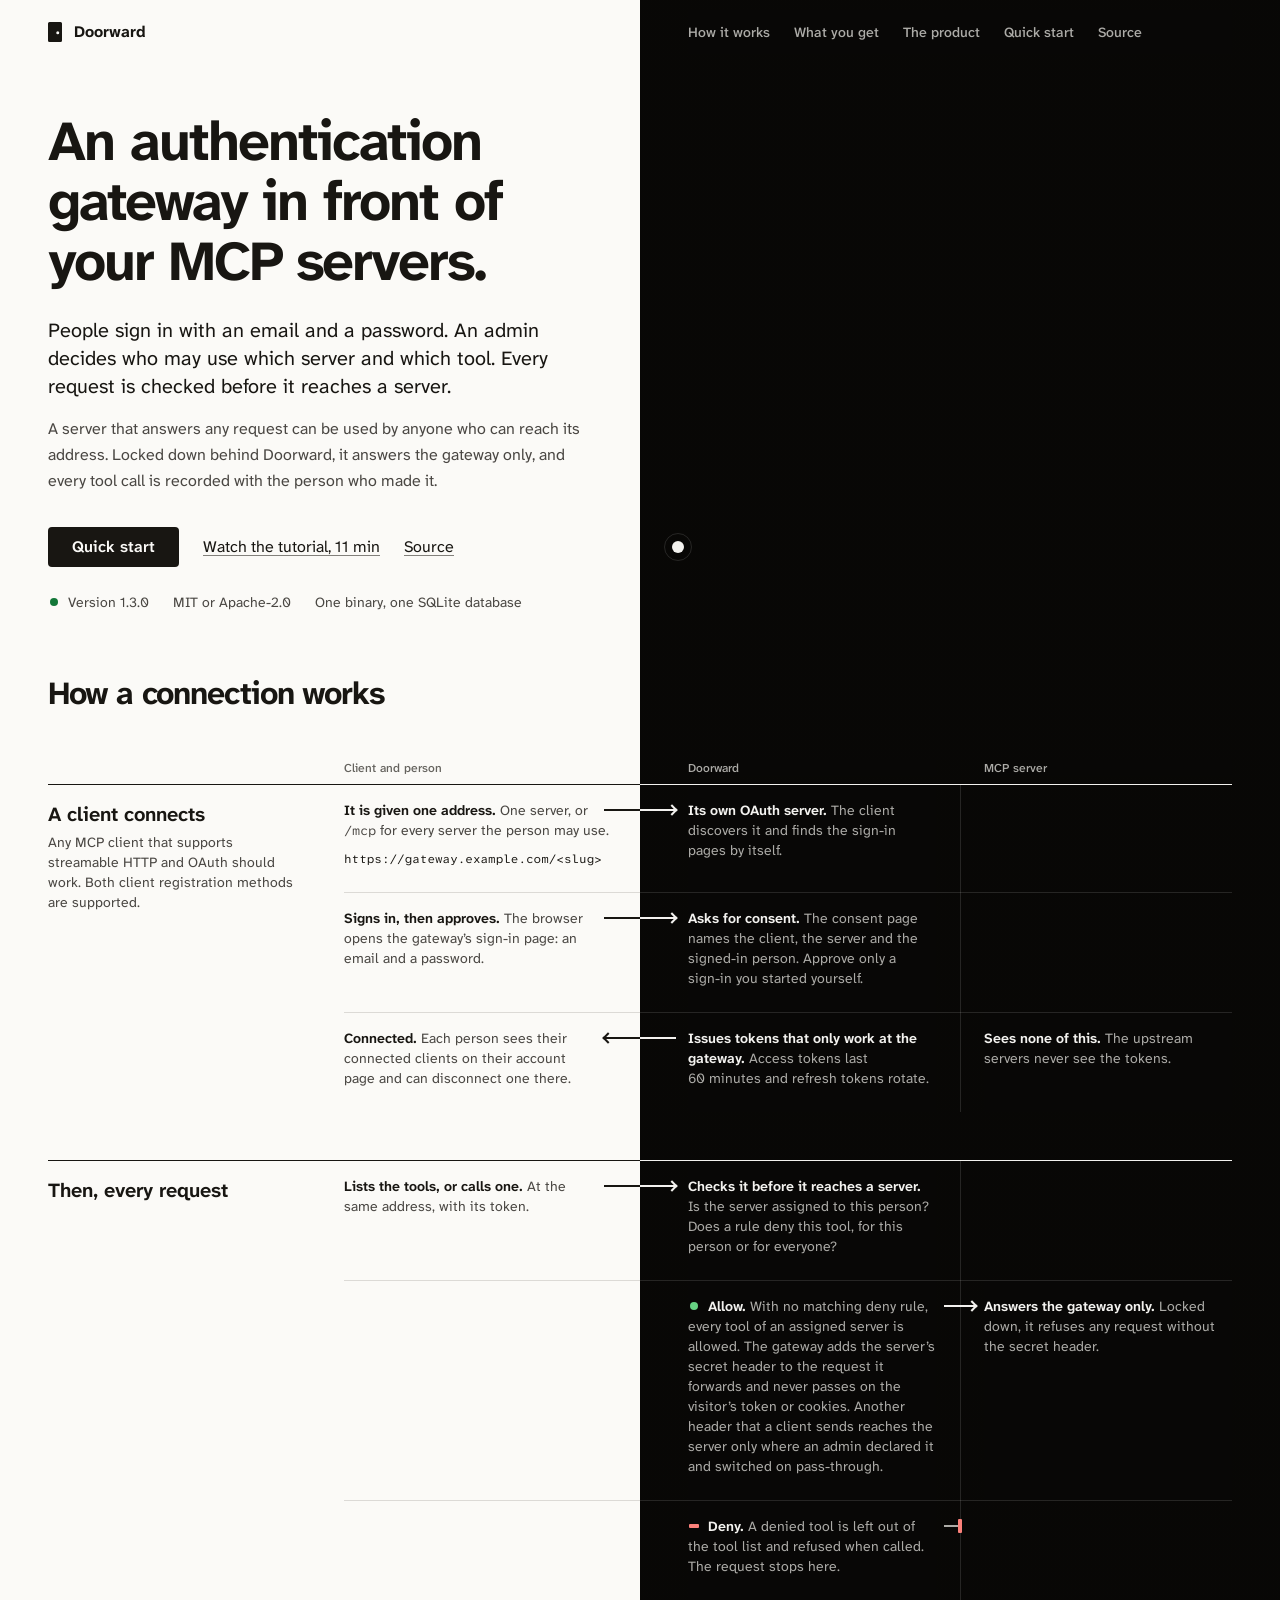
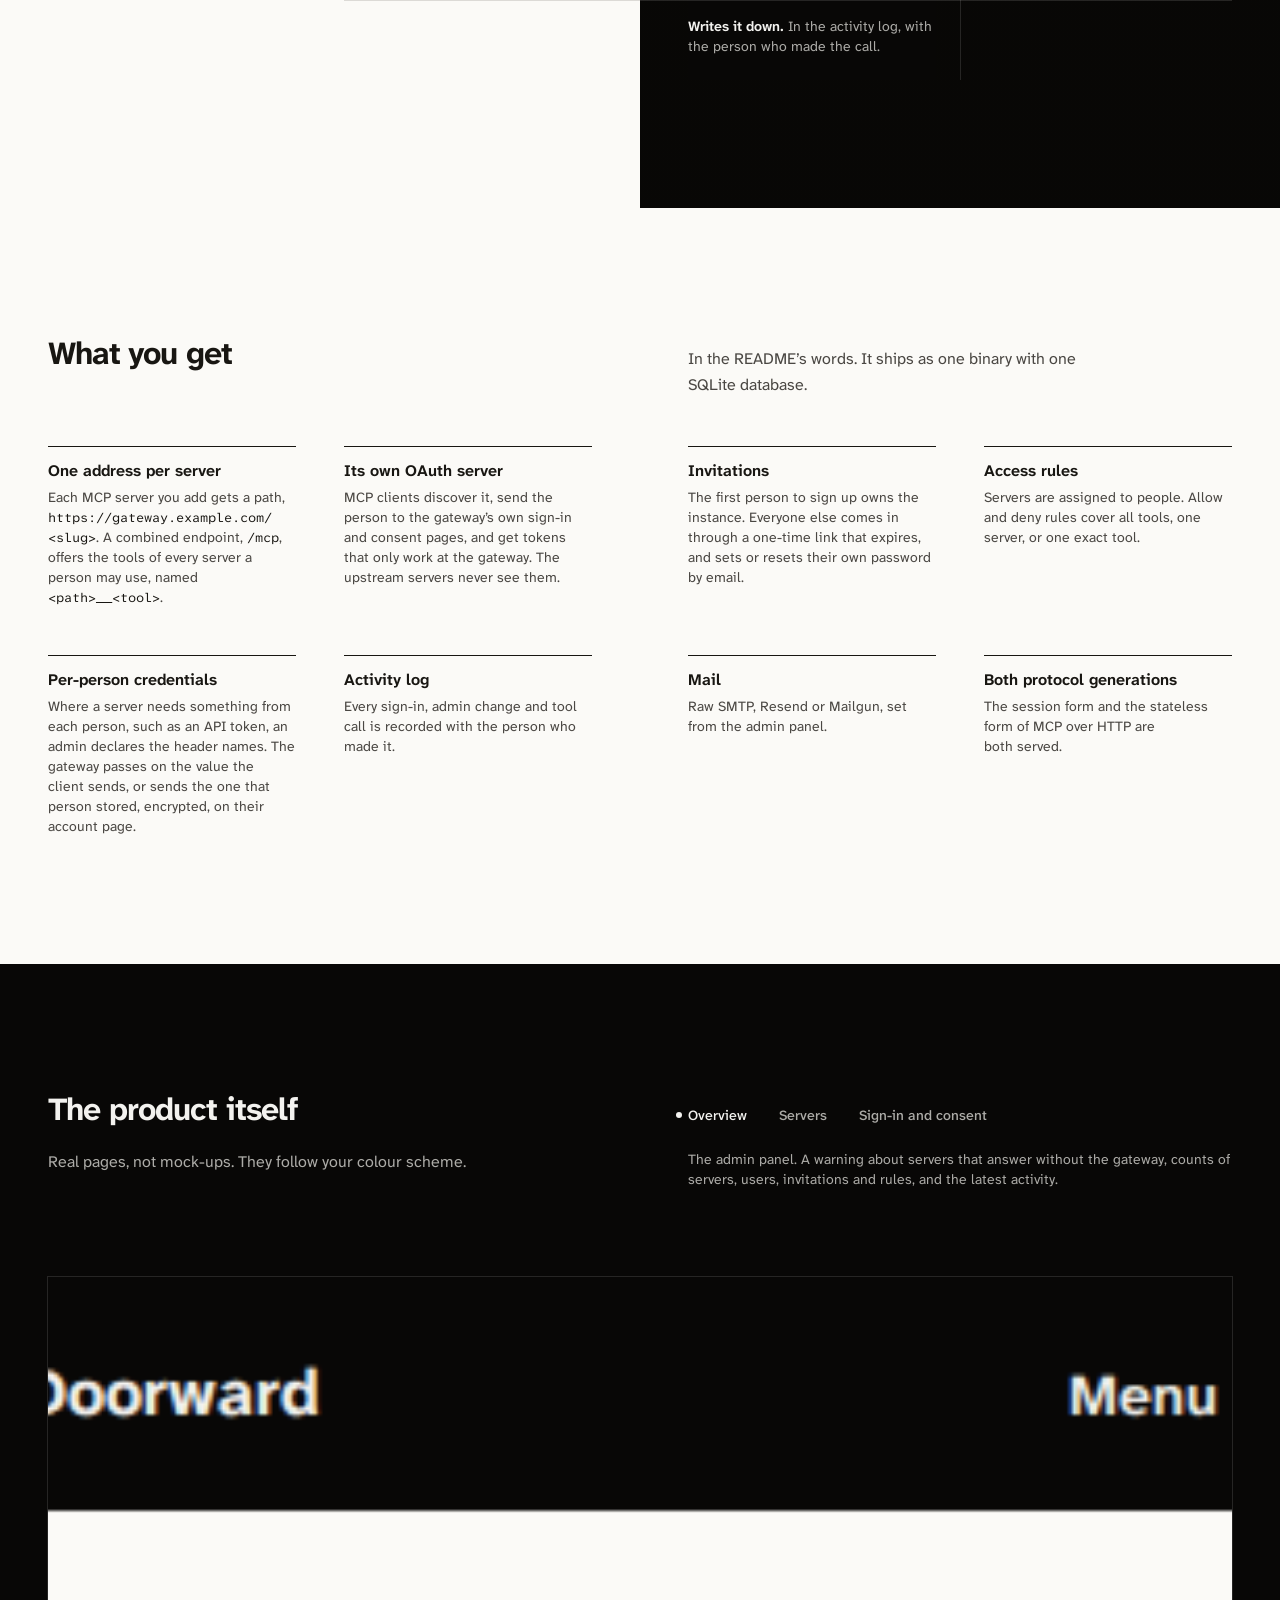
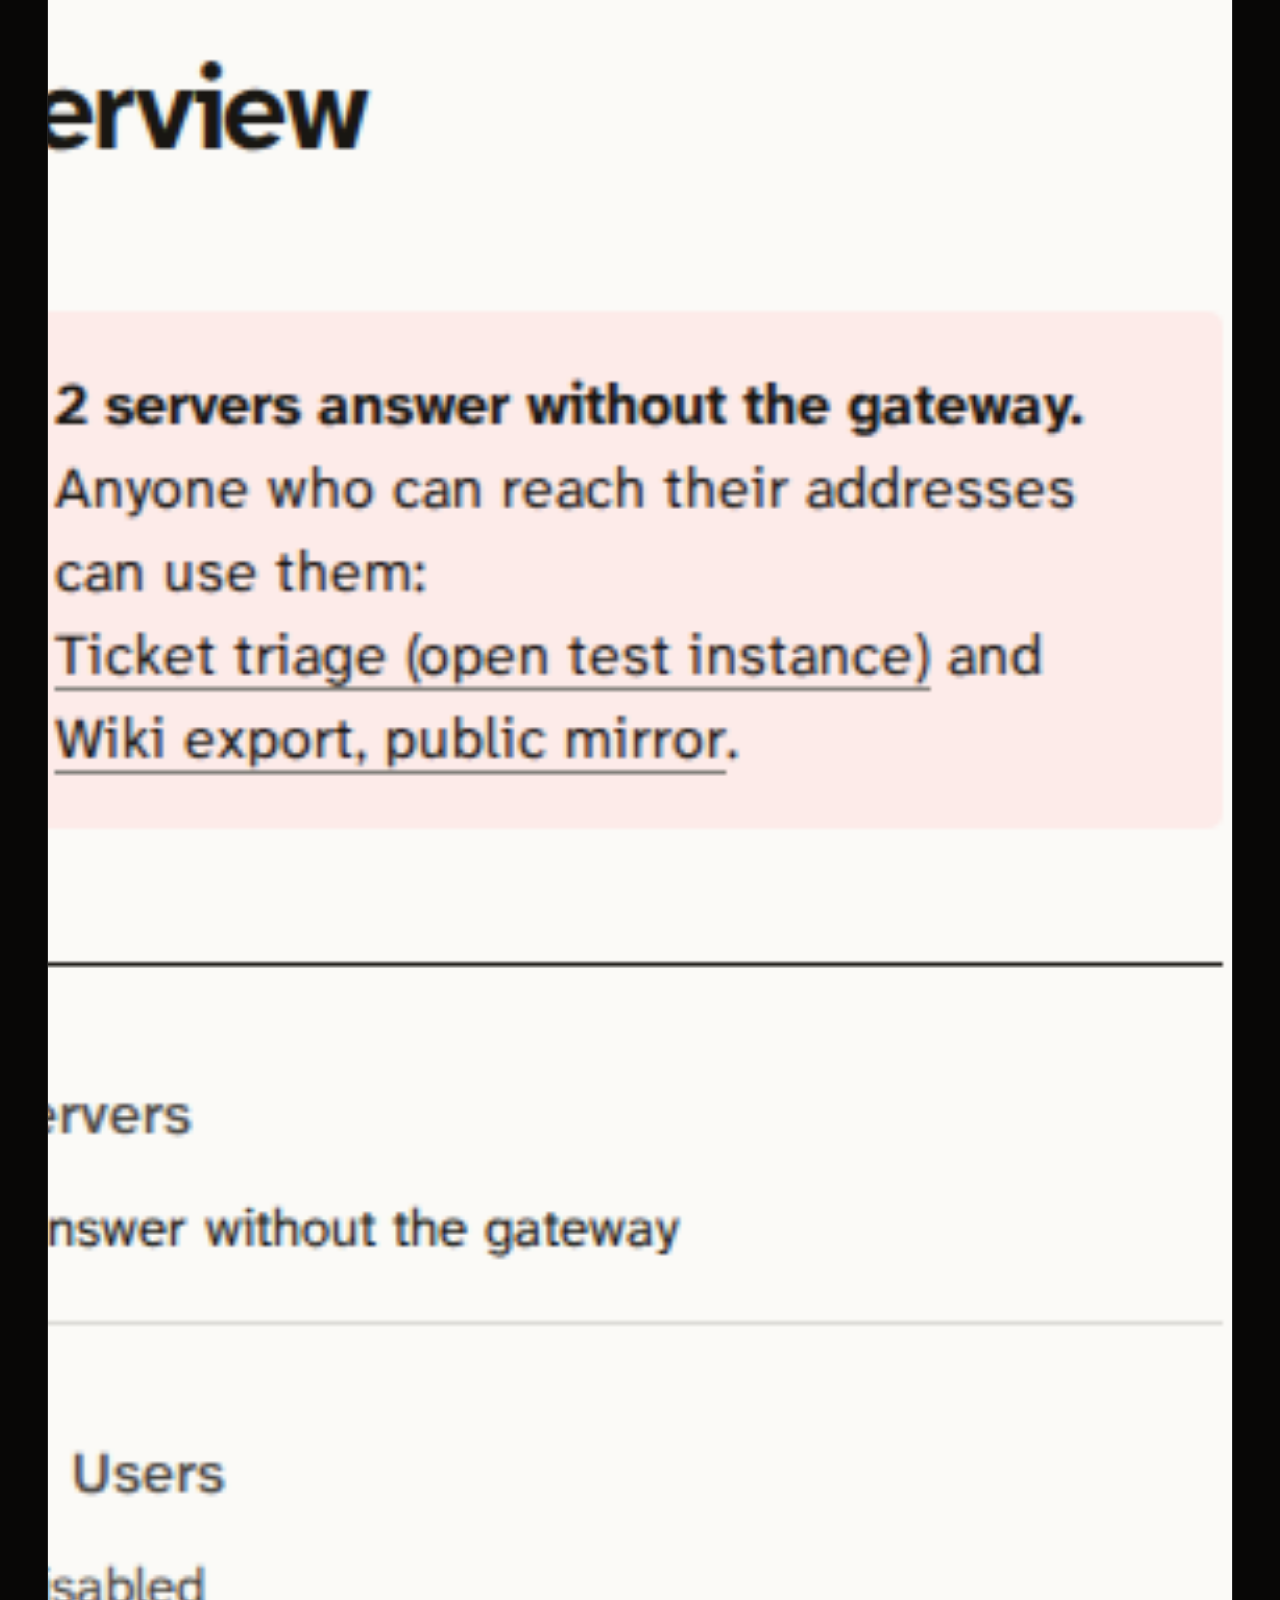
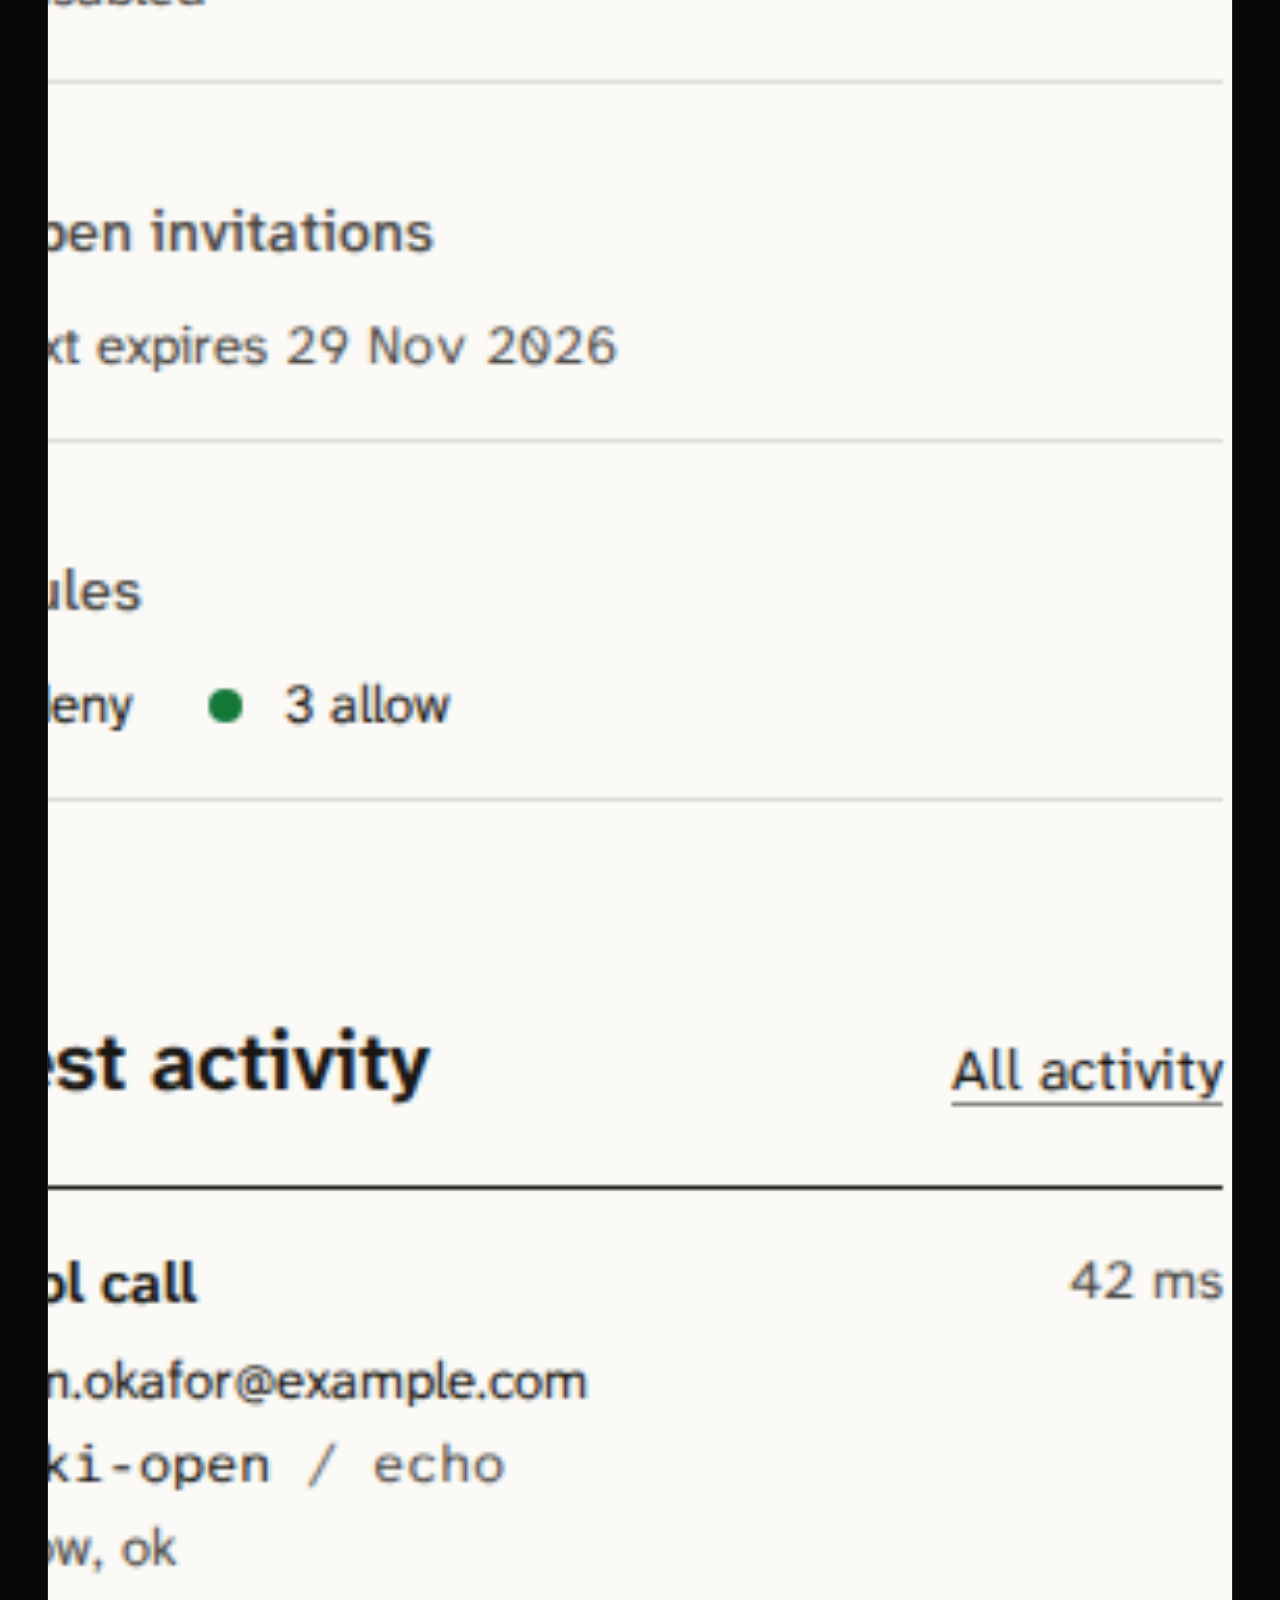
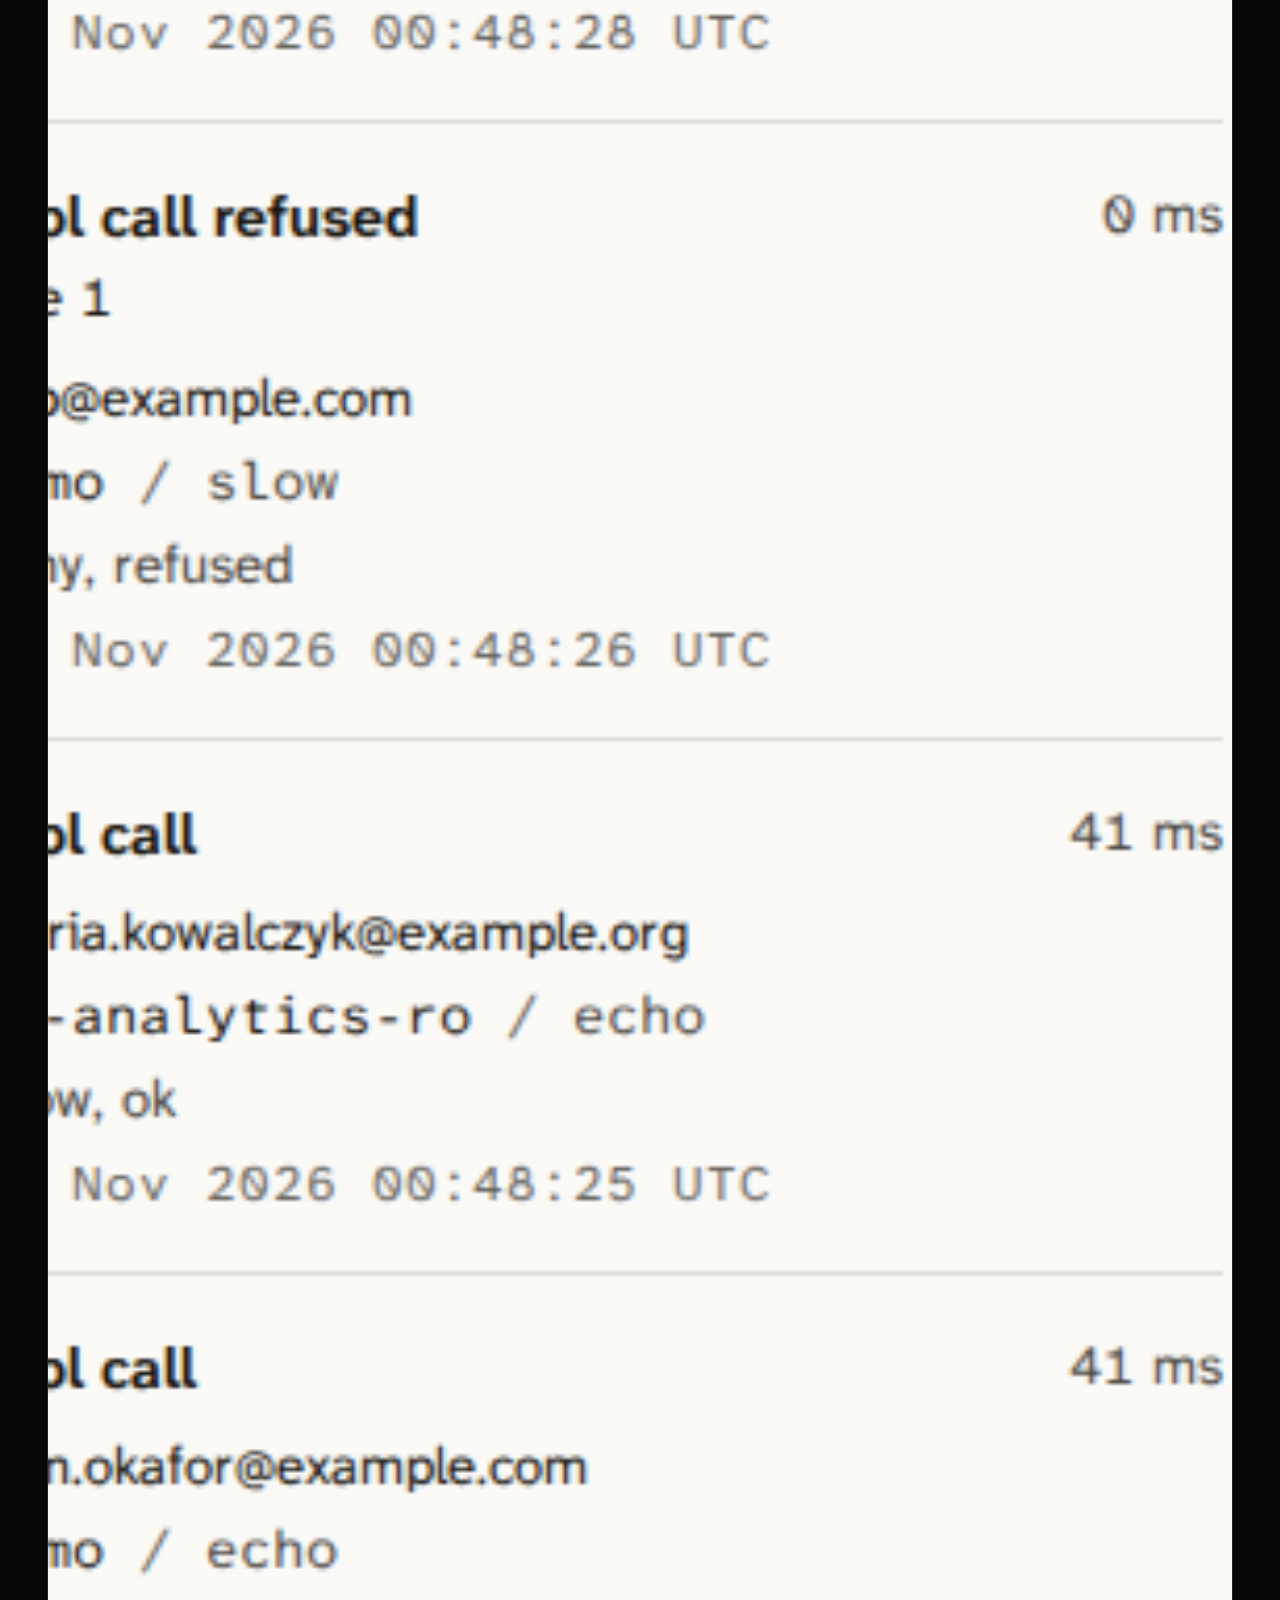
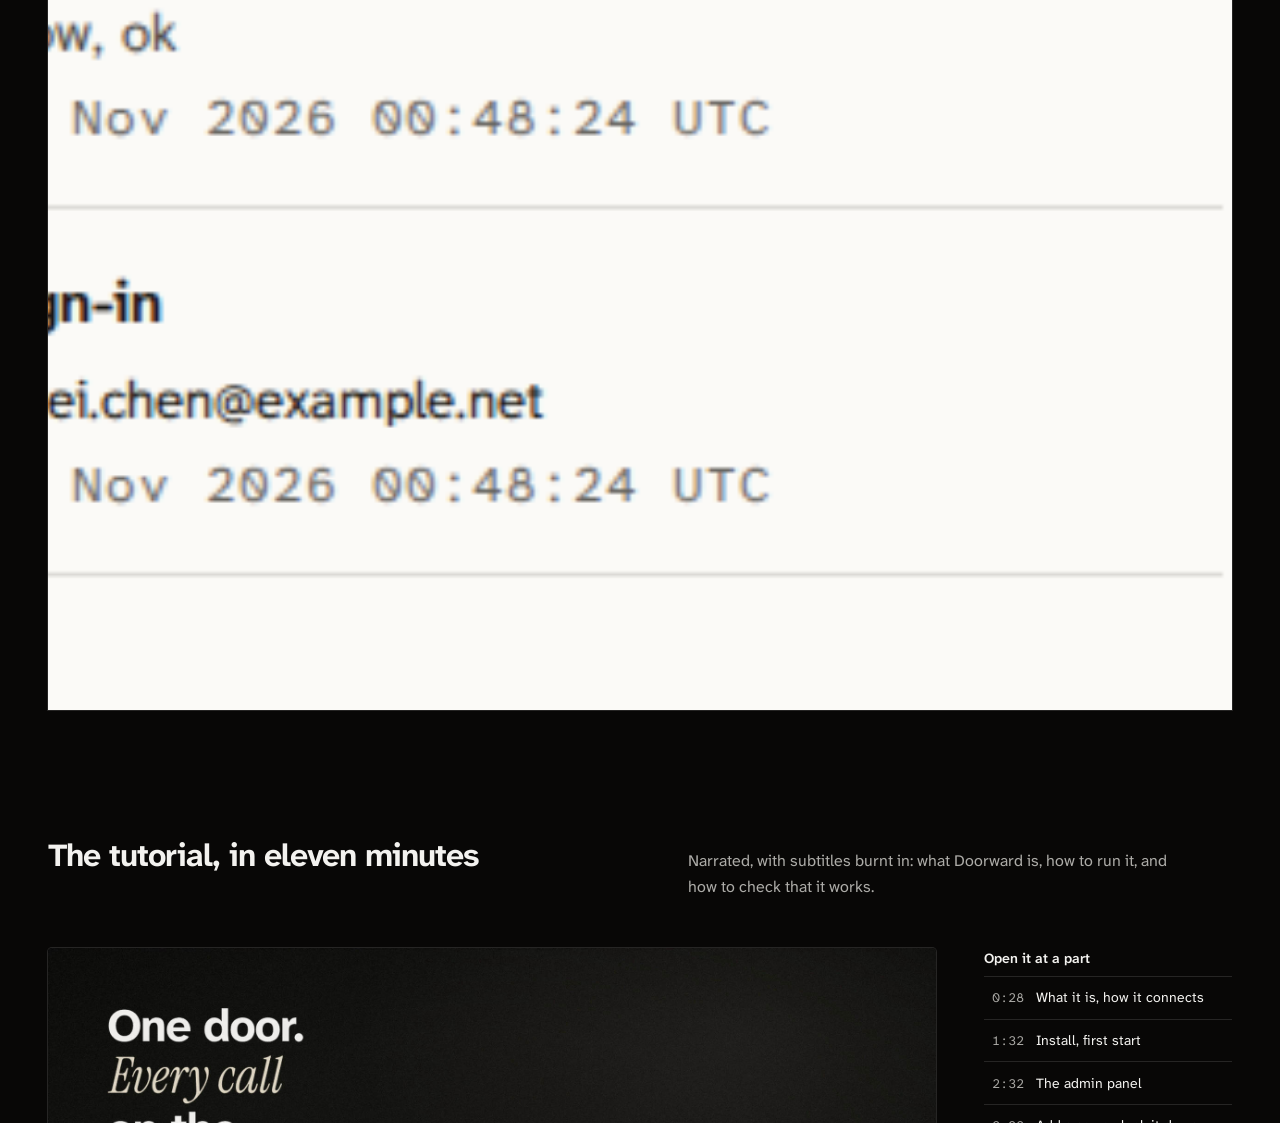
<file: index.html>
<!doctype html>
<html lang="en">
<head>
<meta charset="utf-8">
<meta name="viewport" content="width=device-width, initial-scale=1">
<meta name="color-scheme" content="light dark">
<title>Doorward: an authentication gateway in front of MCP servers</title>
<meta name="description" content="Doorward is an open-source authentication gateway in front of MCP servers. People sign in with an email and a password, an admin decides who may use which server and which tool, and every tool call is recorded with the person who made it. One binary, one SQLite database. Version 1.3.0.">
<meta property="og:type" content="website">
<meta property="og:url" content="https://matpb.github.io/doorward/">
<meta property="og:site_name" content="Doorward">
<meta property="og:title" content="Doorward: an authentication gateway in front of MCP servers">
<meta property="og:description" content="One sign-in in front of the MCP servers you run. An admin decides who may use which server and which tool, and every tool call is recorded with the person who made it. Version 1.3.0.">
<meta property="og:image" content="https://matpb.github.io/doorward/og.png">
<meta property="og:image:type" content="image/png">
<meta property="og:image:width" content="1280">
<meta property="og:image:height" content="640">
<meta property="og:image:alt" content="Doorward. An authentication gateway in front of your MCP servers. The statement stands on paper to the left of a black door with a round handle.">
<meta name="twitter:card" content="summary_large_image">
<link rel="icon" href="favicon.svg" type="image/svg+xml">
<link rel="stylesheet" href="site.css">
</head>
<body id="top">
<a class="skip" href="#what">Skip to the content</a>

<header class="bar">
  <a class="brand" href="#top">
    <svg class="brand-mark" viewBox="0 0 24 24" width="24" height="24" aria-hidden="true"><path fill-rule="evenodd" d="M6.5 2h11A1.5 1.5 0 0 1 19 3.5v17a1.5 1.5 0 0 1-1.5 1.5h-11A1.5 1.5 0 0 1 5 20.5v-17A1.5 1.5 0 0 1 6.5 2Zm8.25 9.25a1.5 1.5 0 1 0 0 3 1.5 1.5 0 0 0 0-3Z"/></svg>
    <span>Doorward</span>
  </a>
  <nav aria-label="On this page">
    <ul>
      <li class="wide-only"><a href="#how-title">How it works</a></li>
      <li class="wide-only"><a href="#gets-title">What you get</a></li>
      <li><a href="#product-title">The product</a></li>
      <li class="wide-only"><a href="#start-title">Quick start</a></li>
      <li><a href="https://github.com/matpb/doorward">Source</a></li>
    </ul>
  </nav>
</header>

<main>

<div class="threshold">
  <section class="statement" aria-labelledby="what">
    <h1 id="what">An authentication gateway in front of your MCP servers.</h1>
    <p class="lede">People sign in with an email and a password. An admin decides who may use which server and which tool. Every request is checked before it reaches a server.</p>
    <p class="problem">A server that answers any request can be used by anyone who can reach its address. Locked down behind Doorward, it answers the gateway only, and every tool call is recorded with the person who <span class="nb">made it.</span></p>
    <p class="actions">
      <a class="button" href="#start-title">Quick start</a>
      <a href="#tutorial-title">Watch the tutorial, 11 min</a>
      <a class="also-in-bar" href="https://github.com/matpb/doorward">Source</a>
      <span class="handle" aria-hidden="true"></span>
    </p>
    <ul class="facts">
      <li><span class="mark" data-v="allow" aria-hidden="true"></span>Version 1.3.0</li>
      <li>MIT or Apache-2.0</li>
      <li>One binary, one SQLite database</li>
    </ul>
  </section>

  <section class="path" id="how" aria-labelledby="how-title">
    <h2 id="how-title">How a connection works</h2>
    <p class="path-heads" aria-hidden="true"><span>Client and person</span><span>Doorward</span><span>MCP server</span></p>

    <div class="phase">
      <div class="phase-head">
        <h3>A client connects</h3>
        <p>Any MCP client that supports streamable HTTP and OAuth should work. Both client registration methods are supported.</p>
      </div>
      <ol class="steps" role="list">
        <li class="step">
          <div class="cell at-client">
            <span class="who">Client</span>
            <p><strong>It is given one address.</strong> One server, or <code>/mcp</code> for every server the person may use.</p>
            <p class="sample"><code class="addr">https://gateway.example.com/<wbr>&lt;slug&gt;</code></p>
          </div>
          <span class="wire" data-dir="in" aria-hidden="true"></span>
          <div class="cell at-door">
            <span class="who">Doorward</span>
            <p><strong>Its own OAuth server.</strong> The client discovers it and finds the <span class="nb">sign-in</span> pages by itself.</p>
          </div>
        </li>
        <li class="step">
          <span class="wire stacked-only" data-dir="out" aria-hidden="true"></span>
          <div class="cell at-client">
            <span class="who">Person</span>
            <p><strong>Signs in<span class="table-only">, then approves</span>.</strong> The browser opens the gateway&rsquo;s <span class="nb">sign-in</span> page: an email and a password.</p>
          </div>
          <span class="wire" data-dir="in" aria-hidden="true"></span>
          <div class="cell at-door">
            <span class="who">Doorward</span>
            <p><strong>Asks for consent.</strong> The consent page names the client, the server and the <span class="nb">signed-in</span> person.<span class="table-only"> Approve only a <span class="nb">sign-in</span> you started yourself.</span></p>
          </div>
          <span class="wire stacked-only" data-dir="out" aria-hidden="true"></span>
          <div class="cell at-client stacked-only">
            <span class="who">Person</span>
            <p><strong>Approves.</strong> Approve only a <span class="nb">sign-in</span> you started yourself.</p>
          </div>
        </li>
        <li class="step">
          <span class="wire stacked-only" data-dir="in" aria-hidden="true"></span>
          <div class="cell at-door">
            <span class="who">Doorward</span>
            <p><strong>Issues tokens that only work at the gateway.</strong> Access tokens last 60&nbsp;minutes and refresh tokens rotate.</p>
          </div>
          <span class="wire" data-dir="out" aria-hidden="true"></span>
          <div class="cell at-client">
            <span class="who">Client</span>
            <p><strong>Connected.</strong> Each person sees their connected clients on their account page and can disconnect one there.</p>
          </div>
          <div class="cell at-server">
            <span class="who">MCP server</span>
            <p><strong>Sees none of this.</strong> The upstream servers never see the tokens.</p>
          </div>
        </li>
      </ol>
    </div>

    <div class="phase">
      <div class="phase-head">
        <h3>Then, every request</h3>
      </div>
      <ol class="steps" role="list">
        <li class="step">
          <div class="cell at-client">
            <span class="who">Client</span>
            <p><strong>Lists the tools, or calls one.</strong> At the same address, with its token.</p>
          </div>
          <span class="wire" data-dir="in" aria-hidden="true"></span>
          <div class="cell at-door">
            <span class="who">Doorward</span>
            <p><strong>Checks it before it reaches a server.</strong> Is the server assigned to this person? Does a rule deny this tool, for this person or for everyone?</p>
          </div>
        </li>
        <li class="step">
          <div class="cell at-door">
            <span class="who">Doorward</span>
            <p><span class="verdict"><span class="mark" data-v="allow" aria-hidden="true"></span><strong>Allow.</strong></span> With no matching deny rule, every tool of an assigned server is allowed. The gateway adds the server&rsquo;s secret header to the request it forwards and never passes on the visitor&rsquo;s token or cookies. Another header that a client sends reaches the server only where an admin declared it and switched on <span class="nb">pass-through</span>.</p>
          </div>
          <span class="wire" data-dir="up" aria-hidden="true"></span>
          <div class="cell at-server">
            <span class="who">MCP server</span>
            <p><strong>Answers the gateway only.</strong> Locked down, it refuses any request without the secret header.</p>
          </div>
        </li>
        <li class="step">
          <div class="cell at-door">
            <span class="who">Doorward</span>
            <p><span class="verdict"><span class="mark" data-v="deny" aria-hidden="true"></span><strong>Deny.</strong></span> A denied tool is left out of the tool list and refused when called. The request stops here.</p>
          </div>
          <span class="wire" data-dir="stop" aria-hidden="true"></span>
        </li>
        <li class="step">
          <div class="cell at-door">
            <span class="who">Doorward</span>
            <p><strong>Writes it down.</strong> In the activity log, with the person who made the call.</p>
          </div>
        </li>
      </ol>
    </div>
  </section>
</div>

<section class="section" id="gets" aria-labelledby="gets-title">
  <div class="section-head">
    <h2 id="gets-title">What you get</h2>
    <p>In the README&rsquo;s words. It ships as one binary with one SQLite database.</p>
  </div>
  <dl class="section-body gets">
    <div>
      <dt>One address per server</dt>
      <dd>Each MCP server you add gets a path, <code class="addr">https://gateway.example.com/<wbr>&lt;slug&gt;</code>. A combined endpoint, <code>/mcp</code>, offers the tools of every server a person may use, named <code>&lt;path&gt;__&lt;tool&gt;</code>.</dd>
    </div>
    <div>
      <dt>Its own OAuth server</dt>
      <dd>MCP clients discover it, send the person to the gateway&rsquo;s own <span class="nb">sign-in</span> and consent pages, and get tokens that only work at the gateway. The upstream servers never see them.</dd>
    </div>
    <div>
      <dt>Invitations</dt>
      <dd>The first person to sign up owns the instance. Everyone else comes in through a one-time link that expires, and sets or resets their own password by email.</dd>
    </div>
    <div>
      <dt>Access rules</dt>
      <dd>Servers are assigned to people. Allow and deny rules cover all tools, one server, or one exact tool.</dd>
    </div>
    <div>
      <dt>Per-person credentials</dt>
      <dd>Where a server needs something from each person, such as an API token, an admin declares the header names. The gateway passes on the value the client sends, or sends the one that person stored, encrypted, on their account page.</dd>
    </div>
    <div>
      <dt>Activity log</dt>
      <dd>Every <span class="nb">sign-in</span>, admin change and tool call is recorded with the person who made it.</dd>
    </div>
    <div>
      <dt>Mail</dt>
      <dd>Raw SMTP, Resend or Mailgun, set from the admin panel.</dd>
    </div>
    <div>
      <dt>Both protocol generations</dt>
      <dd>The session form and the stateless form of MCP over HTTP are both served.</dd>
    </div>
  </dl>
</section>

<section class="inside" id="product" aria-labelledby="product-title">
  <div class="screens" role="group" aria-labelledby="product-title">
    <h2 id="product-title">The product itself</h2>
    <p class="screens-note">Real pages, not mock-ups. They follow your colour scheme.</p>

    <input class="screen-pick" type="radio" name="screen" id="screen-overview" checked>
    <input class="screen-pick" type="radio" name="screen" id="screen-servers">
    <input class="screen-pick" type="radio" name="screen" id="screen-sign-in">
    <p class="screen-tabs">
      <label for="screen-overview">Overview</label>
      <label for="screen-servers">Servers</label>
      <label for="screen-sign-in">Sign-in and consent</label>
    </p>

    <figure class="screen" data-screen="overview">
      <figcaption>The admin panel. A warning about servers that answer without the gateway, counts of servers, users, invitations and rules, and the latest activity.</figcaption>
      <div class="shot">
        <p class="pane-name">Overview page</p>
        <picture>
          <source media="(max-width: 389.98px) and (prefers-color-scheme: dark)" srcset="img/overview-360-dark.png" width="360" height="1398">
          <source media="(max-width: 389.98px)" srcset="img/overview-360-light.png" width="360" height="1398">
          <source media="(max-width: 743.98px) and (prefers-color-scheme: dark)" srcset="img/overview-390-dark.png" width="390" height="1378">
          <source media="(max-width: 743.98px)" srcset="img/overview-390-light.png" width="390" height="1378">
          <source media="(max-width: 1199.98px) and (prefers-color-scheme: dark)" srcset="img/overview-728-dark.png" width="728" height="966">
          <source media="(max-width: 1199.98px)" srcset="img/overview-728-light.png" width="728" height="966">
          <source media="(prefers-color-scheme: dark)" srcset="img/overview-1502-dark.png" width="1502" height="700">
          <img src="img/overview-1502-light.png" width="1502" height="700" alt="The Doorward admin panel: a warning about two servers that answer without the gateway, counts of servers, users, invitations and rules, and the latest activity: three tool calls that were allowed, one refused by a rule, and one sign-in, each with its person, server, tool, decision, duration and time">
        </picture>
      </div>
    </figure>

    <figure class="screen" data-screen="servers">
      <figcaption>Each server with its path, tool count, user count and lock-down state. &ldquo;Locked down&rdquo; means the server refused a request without the secret. &ldquo;Answers without the gateway&rdquo; means anyone who can reach its address can use it.</figcaption>
      <div class="shot">
        <p class="pane-name">Servers page</p>
        <picture>
          <source media="(max-width: 389.98px) and (prefers-color-scheme: dark)" srcset="img/servers-360-dark.png" width="360" height="1208">
          <source media="(max-width: 389.98px)" srcset="img/servers-360-light.png" width="360" height="1208">
          <source media="(max-width: 743.98px) and (prefers-color-scheme: dark)" srcset="img/servers-390-dark.png" width="390" height="1208">
          <source media="(max-width: 743.98px)" srcset="img/servers-390-light.png" width="390" height="1208">
          <source media="(max-width: 1199.98px) and (prefers-color-scheme: dark)" srcset="img/servers-728-dark.png" width="728" height="1128">
          <source media="(max-width: 1199.98px)" srcset="img/servers-728-light.png" width="728" height="1128">
          <source media="(prefers-color-scheme: dark)" srcset="img/servers-1502-dark.png" width="1502" height="510">
          <img src="img/servers-1502-light.png" width="1502" height="510" loading="lazy" decoding="async" alt="The servers page: each server with its path, tool count, user count and lock-down state">
        </picture>
      </div>
    </figure>

    <figure class="screen" data-screen="sign-in">
      <figcaption>The gateway&rsquo;s own pages. The browser opens the <span class="nb">sign-in</span> page, then a consent page that names the client, the server and the <span class="nb">signed-in</span> person.</figcaption>
      <div class="shot pair">
        <div class="pane pair-wide">
          <p class="pane-name">Sign-in page</p>
          <picture>
            <source media="(max-width: 389.98px) and (prefers-color-scheme: dark)" srcset="img/sign-in-360-dark.png" width="360" height="484">
            <source media="(max-width: 389.98px)" srcset="img/sign-in-360-light.png" width="360" height="484">
            <source media="(max-width: 743.98px) and (prefers-color-scheme: dark)" srcset="img/sign-in-390-dark.png" width="390" height="484">
            <source media="(max-width: 743.98px)" srcset="img/sign-in-390-light.png" width="390" height="484">
            <source media="(max-width: 1199.98px) and (prefers-color-scheme: dark)" srcset="img/sign-in-728-dark.png" width="728" height="540">
            <source media="(max-width: 1199.98px)" srcset="img/sign-in-728-light.png" width="728" height="540">
            <source media="(prefers-color-scheme: dark)" srcset="img/sign-in-dark.png" width="906" height="624">
            <img src="img/sign-in-light.png" width="906" height="624" loading="lazy" decoding="async" alt="The sign-in page: the edge of the door with its handle, and a form with Email, Password, a link for a forgotten password and the Sign in button">
          </picture>
        </div>
        <div class="pane pair-phone">
          <p class="pane-name">Consent page</p>
          <picture>
            <source media="(max-width: 389.98px) and (prefers-color-scheme: dark)" srcset="img/consent-360-dark.png" width="360" height="656">
            <source media="(max-width: 389.98px)" srcset="img/consent-360-light.png" width="360" height="656">
            <source media="(max-width: 743.98px) and (prefers-color-scheme: dark)" srcset="img/consent-dark.png" width="390" height="624">
            <source media="(max-width: 743.98px)" srcset="img/consent-light.png" width="390" height="624">
            <source media="(max-width: 1199.98px) and (prefers-color-scheme: dark)" srcset="img/consent-728-dark.png" width="728" height="628">
            <source media="(max-width: 1199.98px)" srcset="img/consent-728-light.png" width="728" height="628">
            <source media="(prefers-color-scheme: dark)" srcset="img/consent-dark.png" width="390" height="624">
            <img src="img/consent-light.png" width="390" height="624" loading="lazy" decoding="async" alt="The consent page: where the sign-in will be sent, a warning about the client's name, the server, the signed-in person, Approve and Deny">
          </picture>
        </div>
      </div>
    </figure>
  </div>

  <div class="tutorial" id="tutorial">
    <h2 id="tutorial-title">The tutorial, in eleven minutes</h2>
    <p class="tutorial-note">Narrated, with subtitles burnt in: what Doorward is, how to run it, and how to check that it works.</p>
    <video controls preload="none" playsinline poster="media/poster.jpg" width="1920" height="1080" aria-labelledby="tutorial-title">
      <source src="media/doorward-tutorial.mp4" type="video/mp4">
      <a href="media/doorward-tutorial.mp4">Open the tutorial video (MP4, 49&nbsp;MB)</a>
    </video>
    <div class="parts">
      <h3 id="parts-title">Open it at a part</h3>
      <ol aria-labelledby="parts-title" role="list">
        <li><a href="media/doorward-tutorial.mp4#t=28"><time datetime="PT28S">0:28</time> What it is, how it connects</a></li>
        <li><a href="media/doorward-tutorial.mp4#t=92"><time datetime="PT1M32S">1:32</time> Install, first start</a></li>
        <li><a href="media/doorward-tutorial.mp4#t=152"><time datetime="PT2M32S">2:32</time> The admin panel</a></li>
        <li><a href="media/doorward-tutorial.mp4#t=183"><time datetime="PT3M3S">3:03</time> Add a server, lock it down</a></li>
        <li><a href="media/doorward-tutorial.mp4#t=248"><time datetime="PT4M8S">4:08</time> Custom headers, per person</a></li>
        <li><a href="media/doorward-tutorial.mp4#t=326"><time datetime="PT5M26S">5:26</time> Invite people, set up mail</a></li>
        <li><a href="media/doorward-tutorial.mp4#t=386"><time datetime="PT6M26S">6:26</time> Assign servers, write rules</a></li>
        <li><a href="media/doorward-tutorial.mp4#t=452"><time datetime="PT7M32S">7:32</time> Connect a client, consent</a></li>
        <li><a href="media/doorward-tutorial.mp4#t=513"><time datetime="PT8M33S">8:33</time> Your account, your credentials</a></li>
        <li><a href="media/doorward-tutorial.mp4#t=589"><time datetime="PT9M49S">9:49</time> The activity log</a></li>
        <li><a href="media/doorward-tutorial.mp4#t=620"><time datetime="PT10M20S">10:20</time> Test it yourself</a></li>
      </ol>
      <p>Each time opens the video file at that point. <a href="media/doorward-tutorial.mp4">The whole file</a> is an MP4 of 49&nbsp;MB.</p>
    </div>
  </div>
</section>

<section class="section" id="start" aria-labelledby="start-title">
  <div class="section-head">
    <h2 id="start-title">Quick start</h2>
    <p>The binary on Linux, a proxy for HTTPS, one client. Click a command to select all of it.</p>
  </div>
  <div class="section-body">
    <ol class="run">
      <li>
        <h3>Build it</h3>
        <p>The gateway runs on Linux; Windows is not supported. Build it with <span class="nb">Rust 1.89</span> or newer.</p>
        <pre class="code sh"><code><span class="tok">cargo</span> <span class="tok">build</span> <span class="tok">--release</span></code></pre>
      </li>
      <li>
        <h3>Write a config file</h3>
        <p>Four settings are enough to start. Every setting can also come from an environment variable.</p>
        <figure class="named">
          <figcaption>doorward.toml</figcaption>
          <pre class="code conf"><code>public_url = "https://gateway.example.com"
listen = "127.0.0.1:8717"
database = "/var/lib/doorward/doorward.db"
trusted_proxies = ["127.0.0.1", "::1"]</code></pre>
        </figure>
        <p><code>trusted_proxies</code> names the proxy in front; the two loopback addresses fit a proxy on the same host. The directory of <code>database</code> must exist and be writable by the gateway.</p>
      </li>
      <li>
        <h3>Start it</h3>
        <pre class="code sh"><code><span class="tok">./target/release/doorward</span> <span class="tok">--config</span> <span class="tok">doorward.toml</span></code></pre>
        <p>The first start prints a setup code on standard error. Open <code>/setup</code>, enter the code, and the account you create becomes the owner. The admin panel is at <code>/admin</code>.</p>
      </li>
      <li>
        <h3>Put HTTPS in front</h3>
        <p>The gateway speaks plain HTTP and expects a proxy that terminates TLS: Caddy, nginx, a tunnel, or a load balancer. Caddy needs nothing more than the address.</p>
        <figure class="named">
          <figcaption>Caddyfile</figcaption>
          <pre class="code conf"><code>gateway.example.com {
	reverse_proxy 127.0.0.1:8717
}</code></pre>
        </figure>
        <p>nginx needs buffering turned off for event streams: <a href="https://github.com/matpb/doorward/blob/main/README.md#put-https-in-front">the README has the block</a>.</p>
      </li>
      <li>
        <h3>Add a server and lock it down</h3>
        <p>In the admin panel, add a server with a name, a path and its upstream address. Give it a secret header, configure the server to refuse any request without it, then press &ldquo;Check lock-down&rdquo; on the server page.</p>
      </li>
      <li>
        <h3>Connect a client</h3>
        <p>Give the client the address of one server, or the combined endpoint <code class="addr">https://gateway.example.com/<wbr>mcp</code>.</p>
        <figure class="named">
          <figcaption>Claude Code</figcaption>
          <pre class="code sh"><code><span class="tok">claude</span> <span class="tok">mcp</span> <span class="tok">add</span> <span class="tok">--transport</span> <span class="tok">http</span> <span class="tok">&lt;name&gt;</span> <span class="tok">https://gateway.example.com/&lt;slug&gt;</span></code>
<code><span class="tok">claude</span> <span class="tok">mcp</span> <span class="tok">login</span> <span class="tok">&lt;name&gt;</span></code></pre>
        </figure>
        <figure class="named">
          <figcaption>Codex</figcaption>
          <pre class="code sh"><code><span class="tok">codex</span> <span class="tok">mcp</span> <span class="tok">add</span> <span class="tok">&lt;name&gt;</span> <span class="tok">--url</span> <span class="tok">https://gateway.example.com/&lt;slug&gt;</span></code>
<code><span class="tok">codex</span> <span class="tok">mcp</span> <span class="tok">login</span> <span class="tok">&lt;name&gt;</span></code></pre>
        </figure>
        <p>The browser opens the gateway&rsquo;s <span class="nb">sign-in</span> page, then the consent page. Approve only a <span class="nb">sign-in</span> you started yourself.</p>
      </li>
    </ol>

    <div class="variant">
      <h3>Or run it with Docker</h3>
      <p>Two Compose files are in the repository. <code>compose.caddy.yaml</code> runs Caddy in front of the gateway, with automatic HTTPS. <code>compose.yaml</code> runs the gateway alone, on the host&rsquo;s loopback address, for a proxy or tunnel you already run.</p>
      <pre class="code sh"><code><span class="tok">cp</span> <span class="tok">.env.example</span> <span class="tok">.env</span></code>
<code><span class="tok">docker</span> <span class="tok">compose</span> <span class="tok">-f</span> <span class="tok">compose.caddy.yaml</span> <span class="tok">build</span></code>
<code><span class="tok">docker</span> <span class="tok">compose</span> <span class="tok">-f</span> <span class="tok">compose.caddy.yaml</span> <span class="tok">up</span> <span class="tok">-d</span></code>
<code><span class="tok">docker</span> <span class="tok">compose</span> <span class="tok">-f</span> <span class="tok">compose.caddy.yaml</span> <span class="tok">logs</span> <span class="tok">doorward</span></code></pre>
      <p>Set <code>DOORWARD_PUBLIC_URL</code> in <code>.env</code> before you build. The last command shows the line <code>doorward setup code: &lt;code&gt;</code>. Then follow <a href="https://github.com/matpb/doorward/blob/main/docs/DOCKER.md">docs/DOCKER.md</a>: every setting, backups, upgrades.</p>
    </div>
  </div>
</section>

<section class="section" id="status" aria-labelledby="status-title">
  <div class="section-head">
    <h2 id="status-title">Status</h2>
    <p>Version 1.3.0, and what that means today.</p>
  </div>
  <div class="section-body">
    <dl class="status">
      <div>
        <dt><span class="mark" data-v="allow" aria-hidden="true"></span>Released</dt>
        <dd>Version 1.3.0. Fixes go into the newest release only.</dd>
      </div>
      <div>
        <dt><span class="mark" data-v="allow" aria-hidden="true"></span>Run with real clients</dt>
        <dd>Claude Code, Codex and the Cursor command line client.</dd>
      </div>
      <div>
        <dt><span class="mark" data-v="warn" aria-hidden="true"></span>Should work</dt>
        <dd>Any MCP client that supports streamable HTTP and OAuth: it finds the <span class="nb">sign-in</span> pages by itself, and both client registration methods are supported.</dd>
      </div>
      <div>
        <dt><span class="mark" data-v="deny" aria-hidden="true"></span>Not supported</dt>
        <dd>Windows. The gateway runs on Linux.</dd>
      </div>
      <div>
        <dt><span class="mark" data-v="warn" aria-hidden="true"></span>Limits</dt>
        <dd>Per-user permissions exist only in the gateway: every user reaches a server under one identity. Allow and deny rules cover tools only. A tool call still succeeds when its activity row cannot be written, for example on a full disk. <span class="nb">Sign-in</span> uses a password only; there is no second factor. The rest is in <a href="https://github.com/matpb/doorward/blob/main/README.md#what-the-gateway-does-not-do">What the gateway does not do</a> and <a href="https://github.com/matpb/doorward/blob/main/SECURITY.md#known-limits">Known limits</a>.</dd>
      </div>
      <div>
        <dt><span class="mark" aria-hidden="true"></span>How it is checked</dt>
        <dd><code>./check.sh</code> runs formatting, lints, every test, the dependency audits and the repository hygiene scan, and prints <code class="words">CHECK PASS</code> when all of them pass. The proof scripts drive real clients and real HTTP against a throwaway gateway.</dd>
      </div>
    </dl>

    <h3 class="cautions-title">Before you rely on it</h3>
    <ul class="cautions">
      <li>Set up mail in the panel before you need it. A lost password, the owner&rsquo;s included, is reset by email only: there is no command that sets one.</li>
      <li>The encryption key for stored secrets is created next to the database. Back it up with the database: one is useless without the other.</li>
      <li>An admin can point a server at any address the gateway can reach, one on your private network included, so give the admin role only to people you would give that reach.</li>
      <li>An <code>http</code> upstream address carries the secret header unencrypted between the gateway and the server: use <code>https</code> unless the server runs on the same host or on a network you trust.</li>
    </ul>
  </div>
</section>

<section class="section" id="help" aria-labelledby="help-title">
  <div class="section-head">
    <h2 id="help-title">Help running it in production</h2>
    <p>Doorward is free and open source, and the README is enough to run it yourself. If your organization would rather not do it alone, <a href="https://both-hands.com/?utm_source=doorward-site&amp;utm_medium=referral&amp;utm_campaign=doorward">Both Hands</a> is the consultancy of Doorward&rsquo;s author and offers paid help, in English and French.</p>
  </div>
  <dl class="section-body gets">
    <div>
      <dt>Installation and hardening</dt>
      <dd>Doorward on your own infrastructure, behind HTTPS, with backups, monitoring and a tested restore.</dd>
    </div>
    <div>
      <dt>Configuration</dt>
      <dd>Your MCP servers added and locked down, access rules per team, and your people&rsquo;s clients moved over.</dd>
    </div>
    <div>
      <dt>Training</dt>
      <dd>Admins who can run the gateway, and staff who use MCP tools in production safely.</dd>
    </div>
    <div>
      <dt>Security review</dt>
      <dd>A second pair of eyes on an install you already have. <a href="https://both-hands.com/?utm_source=doorward-site&amp;utm_medium=referral&amp;utm_campaign=doorward">Tell Both Hands what you need</a>.</dd>
    </div>
  </dl>
</section>

</main>

<footer class="foot" aria-labelledby="links-title">
  <h2 id="links-title" class="vh">Links</h2>
  <div class="foot-groups">
    <nav aria-labelledby="foot-project">
      <h3 id="foot-project">Project</h3>
      <ul>
        <li><a href="https://github.com/matpb/doorward">Source repository</a></li>
        <li><a href="https://github.com/matpb/doorward/issues">Issue tracker</a>, for bugs and questions</li>
        <li><a href="https://github.com/matpb/doorward/blob/main/CONTRIBUTING.md">How a change is made and checked</a></li>
      </ul>
    </nav>
    <nav aria-labelledby="foot-docs">
      <h3 id="foot-docs">Documentation</h3>
      <ul>
        <li><a href="https://github.com/matpb/doorward/blob/main/docs/DOCKER.md">Containers, every setting, backups, upgrades</a></li>
        <li><a href="https://github.com/matpb/doorward/blob/main/docs/DESIGN.md">How the gateway is built and why</a></li>
        <li><a href="https://github.com/matpb/doorward/blob/main/docs/INTERFACE.md">Every page and endpoint</a></li>
        <li><a href="https://github.com/matpb/doorward/blob/main/docs/TESTS.md">The test catalogue</a></li>
      </ul>
    </nav>
    <nav aria-labelledby="foot-security">
      <h3 id="foot-security">Security</h3>
      <ul>
        <li><a href="https://github.com/matpb/doorward/security">Report a vulnerability privately</a>, not in a public issue: open the repository&rsquo;s security tab and choose &ldquo;Report a vulnerability&rdquo;. Only the maintainers see the report.</li>
        <li><a href="https://github.com/matpb/doorward/blob/main/SECURITY.md">The security policy</a></li>
      </ul>
    </nav>
    <nav aria-labelledby="foot-licence">
      <h3 id="foot-licence">Licence</h3>
      <ul>
        <li>Licensed under <a href="https://github.com/matpb/doorward/blob/main/LICENSE-MIT">MIT</a> or <a href="https://github.com/matpb/doorward/blob/main/LICENSE-APACHE">Apache-2.0</a></li>
        <li>Typefaces: Atkinson Hyperlegible <a href="fonts/OFL-Atkinson-Hyperlegible-Next.txt">Next</a> and <a href="fonts/OFL-Atkinson-Hyperlegible-Mono.txt">Mono</a>, SIL Open Font License 1.1</li>
      </ul>
    </nav>
  </div>
  <div class="foot-end">
    <a class="brand" href="#top">
      <svg class="brand-mark" viewBox="0 0 24 24" width="24" height="24" aria-hidden="true"><path fill-rule="evenodd" d="M6.5 2h11A1.5 1.5 0 0 1 19 3.5v17a1.5 1.5 0 0 1-1.5 1.5h-11A1.5 1.5 0 0 1 5 20.5v-17A1.5 1.5 0 0 1 6.5 2Zm8.25 9.25a1.5 1.5 0 1 0 0 3 1.5 1.5 0 0 0 0-3Z"/></svg>
      <span>Doorward</span>
    </a>
    <p>This page runs no script and loads nothing from another origin.</p>
  </div>
</footer>
</body>
</html>
</file>
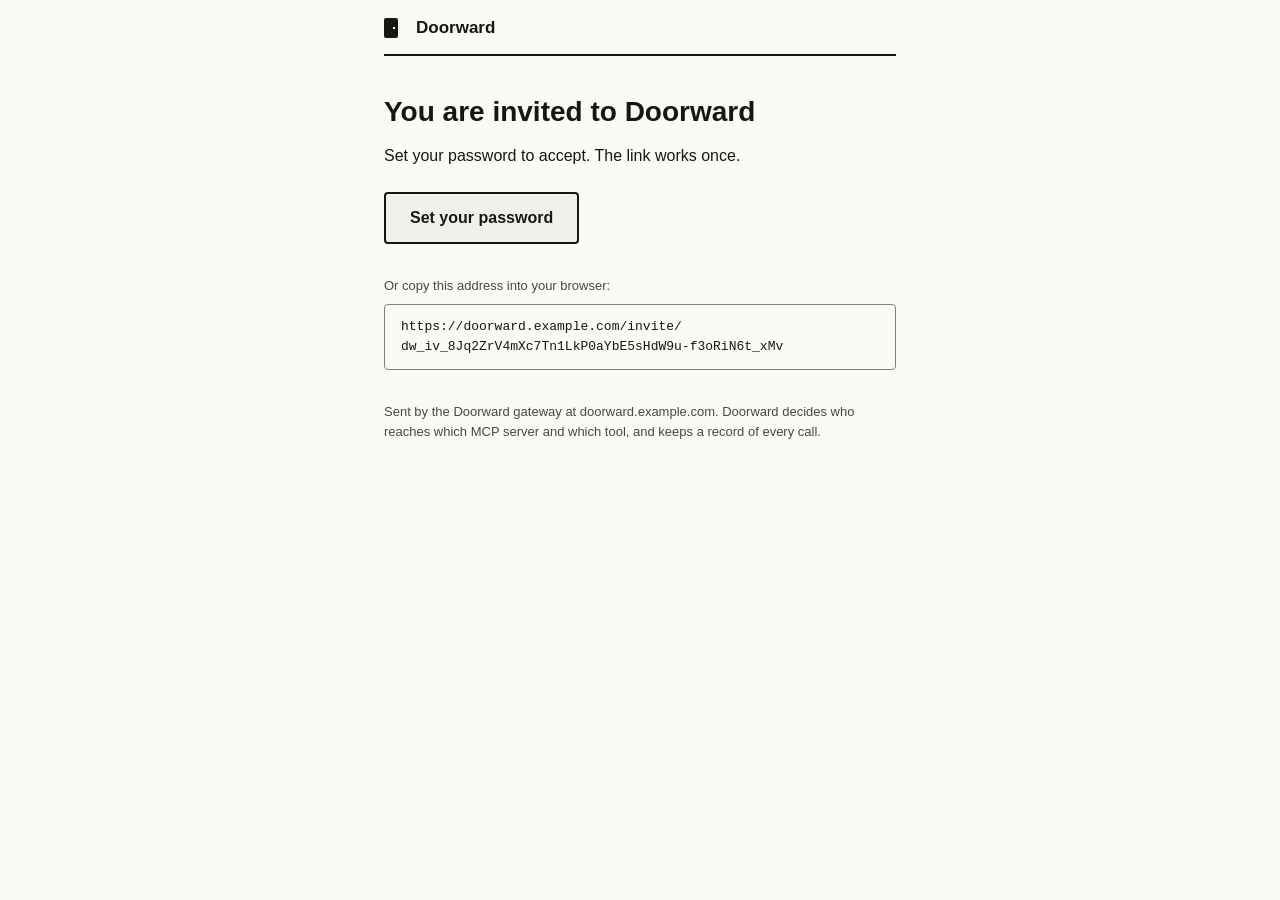
<file: src/mail/fixtures/invitation.html>
<!DOCTYPE html>
<html lang="en">
<head>
<meta charset="utf-8">
<meta name="viewport" content="width=device-width, initial-scale=1">
<meta name="color-scheme" content="light dark">
<meta name="supported-color-schemes" content="light dark">
<title>You are invited to Doorward</title>
<style>
@media screen {
  .dw-link { color: inherit !important; }
}
@media (prefers-color-scheme: dark) {
  .dw-room { background-color: #181715 !important; }
  .dw-ink { color: #F0EEEB !important; }
  .dw-ink-2 { color: #BFBDBA !important; }
  .dw-box { border-color: #767471 !important; }
  .dw-button { color: #F0EEEB !important; background-color: #23211F !important; }
  .dw-button-deny { color: #FB817A !important; border-color: #FB817A !important; background-color: #36201E !important; }
}
</style>
</head>
<body class="dw-room" style="margin:0;padding:0;background-color:#FBFAF7;">
<table role="presentation" class="dw-room" width="100%" cellpadding="0" cellspacing="0" border="0" bgcolor="#FBFAF7" style="background-color:#FBFAF7;">
<tr>
<td align="center" style="padding:0;">
<!--[if mso]><table role="presentation" width="560" align="center" cellpadding="0" cellspacing="0" border="0"><tr><td><![endif]-->
<table role="presentation" width="100%" cellpadding="0" cellspacing="0" border="0" style="max-width:560px;">
<tr>
<td style="padding:18px 24px 0 24px;">
<table role="presentation" cellpadding="0" cellspacing="0" border="0">
<tr>
<td class="dw-ink" width="2" height="2" style="width:2px;height:2px;color:#181612;border-top:9px solid;border-right:3px solid;border-bottom:9px solid;border-left:9px solid;border-radius:2px;font-size:0;line-height:0;">&nbsp;</td>
<td class="dw-ink" style="padding:0 0 0 18px;font-family:-apple-system, BlinkMacSystemFont, 'Segoe UI', Roboto, 'Helvetica Neue', Arial, sans-serif;font-size:17px;line-height:20px;font-weight:700;color:#181612;">Doorward</td>
</tr>
</table>
</td>
</tr>
<tr>
<td style="padding:16px 24px 0 24px;">
<table role="presentation" width="100%" cellpadding="0" cellspacing="0" border="0">
<tr>
<td class="dw-ink" height="0" style="height:0;color:#181612;border-top:2px solid;font-size:0;line-height:0;">&nbsp;</td>
</tr>
</table>
</td>
</tr>
<tr>
<td style="padding:40px 24px 0 24px;">
<h1 class="dw-ink" style="margin:0;font-family:-apple-system, BlinkMacSystemFont, 'Segoe UI', Roboto, 'Helvetica Neue', Arial, sans-serif;font-size:28px;line-height:32px;font-weight:700;color:#181612;">You are invited to&nbsp;Doorward</h1>
</td>
</tr>
<tr>
<td class="dw-ink" style="padding:16px 24px 0 24px;font-family:-apple-system, BlinkMacSystemFont, 'Segoe UI', Roboto, 'Helvetica Neue', Arial, sans-serif;font-size:16px;line-height:24px;color:#181612;">Set your password to accept. The link works&nbsp;once.</td>
</tr>
<tr>
<td style="padding:24px 24px 0 24px;">
<table role="presentation" cellpadding="0" cellspacing="0" border="0">
<tr>
<td class="dw-button" bgcolor="#F2F0EC" style="background-color:#F2F0EC;color:#181612;border:2px solid;border-radius:4px;mso-padding-alt:12px 24px;">
<a class="dw-link" href="https://doorward.example.com/invite/dw_iv_8Jq2ZrV4mXc7Tn1LkP0aYbE5sHdW9u-f3oRiN6t_xMv" style="display:inline-block;padding:12px 24px;font-family:-apple-system, BlinkMacSystemFont, 'Segoe UI', Roboto, 'Helvetica Neue', Arial, sans-serif;font-size:16px;line-height:24px;font-weight:700;color:#181612;text-decoration:none;">Set your password</a>
</td>
</tr>
</table>
</td>
</tr>
<tr>
<td class="dw-ink-2" style="padding:32px 24px 0 24px;font-family:-apple-system, BlinkMacSystemFont, 'Segoe UI', Roboto, 'Helvetica Neue', Arial, sans-serif;font-size:13px;line-height:20px;color:#4A4743;">Or copy this address into your&nbsp;browser:</td>
</tr>
<tr>
<td style="padding:8px 24px 0 24px;">
<table role="presentation" width="100%" cellpadding="0" cellspacing="0" border="0">
<tr>
<td class="dw-box dw-ink" style="padding:12px 16px;border:1px solid #82807B;border-radius:4px;font-family:ui-monospace, SFMono-Regular, Menlo, Consolas, 'Liberation Mono', monospace;font-size:13px;line-height:20px;color:#181612;word-wrap:break-word;overflow-wrap:anywhere;">
<a class="dw-link" href="https://doorward.example.com/invite/dw_iv_8Jq2ZrV4mXc7Tn1LkP0aYbE5sHdW9u-f3oRiN6t_xMv" style="color:#181612;text-decoration:none;word-wrap:break-word;overflow-wrap:anywhere;"><span style="display:inline-block;max-width:100%;">https://doorward</span><wbr><span style="display:inline-block;max-width:100%;">.example.com/</span><wbr><span style="display:inline-block;max-width:100%;">invite/</span><wbr><span style="display:inline-block;max-width:100%;">dw_iv_8Jq2ZrV4mXc7Tn1LkP0aYbE5sHdW9u-f3oRiN6t_xMv</span></a>
</td>
</tr>
</table>
</td>
</tr>
<tr>
<td class="dw-ink-2" style="padding:32px 24px 48px 24px;font-family:-apple-system, BlinkMacSystemFont, 'Segoe UI', Roboto, 'Helvetica Neue', Arial, sans-serif;font-size:13px;line-height:20px;color:#4A4743;word-wrap:break-word;overflow-wrap:anywhere;">Sent by the Doorward gateway at <span style="display:inline-block;max-width:100%;">doorward</span><wbr><span style="display:inline-block;max-width:100%;"><span>.example</span><span>.com</span>.</span> Doorward decides who reaches which MCP server and which tool, and keeps a record of every&nbsp;call.</td>
</tr>
</table>
<!--[if mso]></td></tr></table><![endif]-->
</td>
</tr>
</table>
</body>
</html>
</file>
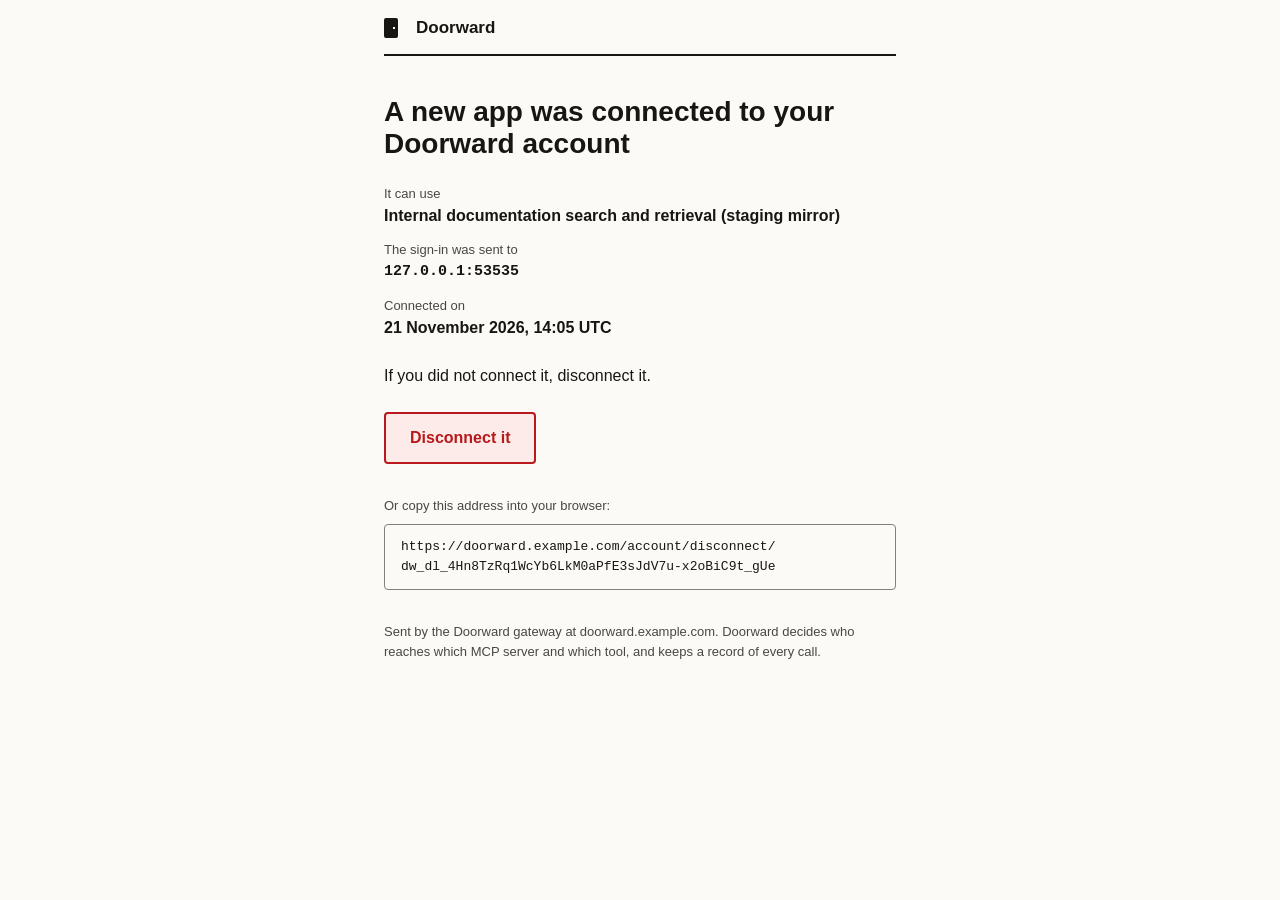
<file: src/mail/fixtures/new-connection.html>
<!DOCTYPE html>
<html lang="en">
<head>
<meta charset="utf-8">
<meta name="viewport" content="width=device-width, initial-scale=1">
<meta name="color-scheme" content="light dark">
<meta name="supported-color-schemes" content="light dark">
<title>A new app was connected to your Doorward account</title>
<style>
@media screen {
  .dw-link { color: inherit !important; }
}
@media (prefers-color-scheme: dark) {
  .dw-room { background-color: #181715 !important; }
  .dw-ink { color: #F0EEEB !important; }
  .dw-ink-2 { color: #BFBDBA !important; }
  .dw-box { border-color: #767471 !important; }
  .dw-button { color: #F0EEEB !important; background-color: #23211F !important; }
  .dw-button-deny { color: #FB817A !important; border-color: #FB817A !important; background-color: #36201E !important; }
}
</style>
</head>
<body class="dw-room" style="margin:0;padding:0;background-color:#FBFAF7;">
<table role="presentation" class="dw-room" width="100%" cellpadding="0" cellspacing="0" border="0" bgcolor="#FBFAF7" style="background-color:#FBFAF7;">
<tr>
<td align="center" style="padding:0;">
<!--[if mso]><table role="presentation" width="560" align="center" cellpadding="0" cellspacing="0" border="0"><tr><td><![endif]-->
<table role="presentation" width="100%" cellpadding="0" cellspacing="0" border="0" style="max-width:560px;">
<tr>
<td style="padding:18px 24px 0 24px;">
<table role="presentation" cellpadding="0" cellspacing="0" border="0">
<tr>
<td class="dw-ink" width="2" height="2" style="width:2px;height:2px;color:#181612;border-top:9px solid;border-right:3px solid;border-bottom:9px solid;border-left:9px solid;border-radius:2px;font-size:0;line-height:0;">&nbsp;</td>
<td class="dw-ink" style="padding:0 0 0 18px;font-family:-apple-system, BlinkMacSystemFont, 'Segoe UI', Roboto, 'Helvetica Neue', Arial, sans-serif;font-size:17px;line-height:20px;font-weight:700;color:#181612;">Doorward</td>
</tr>
</table>
</td>
</tr>
<tr>
<td style="padding:16px 24px 0 24px;">
<table role="presentation" width="100%" cellpadding="0" cellspacing="0" border="0">
<tr>
<td class="dw-ink" height="0" style="height:0;color:#181612;border-top:2px solid;font-size:0;line-height:0;">&nbsp;</td>
</tr>
</table>
</td>
</tr>
<tr>
<td style="padding:40px 24px 0 24px;">
<h1 class="dw-ink" style="margin:0;font-family:-apple-system, BlinkMacSystemFont, 'Segoe UI', Roboto, 'Helvetica Neue', Arial, sans-serif;font-size:28px;line-height:32px;font-weight:700;color:#181612;">A new app was connected to your Doorward&nbsp;account</h1>
</td>
</tr>
<tr>
<td class="dw-ink-2" style="padding:24px 24px 0 24px;font-family:-apple-system, BlinkMacSystemFont, 'Segoe UI', Roboto, 'Helvetica Neue', Arial, sans-serif;font-size:13px;line-height:20px;color:#4A4743;">It can&nbsp;use</td>
</tr>
<tr>
<td class="dw-ink" style="padding:0 24px 0 24px;font-family:-apple-system, BlinkMacSystemFont, 'Segoe UI', Roboto, 'Helvetica Neue', Arial, sans-serif;font-size:16px;line-height:24px;font-weight:700;color:#181612;word-wrap:break-word;overflow-wrap:anywhere;">Internal documentation search and retrieval (staging mirror)</td>
</tr>
<tr>
<td class="dw-ink-2" style="padding:12px 24px 0 24px;font-family:-apple-system, BlinkMacSystemFont, 'Segoe UI', Roboto, 'Helvetica Neue', Arial, sans-serif;font-size:13px;line-height:20px;color:#4A4743;">The sign-in was sent&nbsp;to</td>
</tr>
<tr>
<td class="dw-ink" style="padding:0 24px 0 24px;font-family:ui-monospace, SFMono-Regular, Menlo, Consolas, 'Liberation Mono', monospace;font-size:15px;line-height:24px;font-weight:700;color:#181612;word-wrap:break-word;overflow-wrap:anywhere;"><span style="display:inline-block;max-width:100%;">127<span>.0</span><span>.0</span><span>.1:53535</span></span></td>
</tr>
<tr>
<td class="dw-ink-2" style="padding:12px 24px 0 24px;font-family:-apple-system, BlinkMacSystemFont, 'Segoe UI', Roboto, 'Helvetica Neue', Arial, sans-serif;font-size:13px;line-height:20px;color:#4A4743;">Connected&nbsp;on</td>
</tr>
<tr>
<td class="dw-ink" style="padding:0 24px 0 24px;font-family:-apple-system, BlinkMacSystemFont, 'Segoe UI', Roboto, 'Helvetica Neue', Arial, sans-serif;font-size:16px;line-height:24px;font-weight:700;color:#181612;word-wrap:break-word;overflow-wrap:anywhere;">21 November 2026, 14:05&nbsp;UTC</td>
</tr>
<tr>
<td class="dw-ink" style="padding:24px 24px 0 24px;font-family:-apple-system, BlinkMacSystemFont, 'Segoe UI', Roboto, 'Helvetica Neue', Arial, sans-serif;font-size:16px;line-height:24px;color:#181612;">If you did not connect it, disconnect&nbsp;it.</td>
</tr>
<tr>
<td style="padding:24px 24px 0 24px;">
<table role="presentation" cellpadding="0" cellspacing="0" border="0">
<tr>
<td class="dw-button-deny" bgcolor="#FDEBE9" style="background-color:#FDEBE9;color:#B7191C;border:2px solid #B7191C;border-radius:4px;mso-padding-alt:12px 24px;">
<a class="dw-link" href="https://doorward.example.com/account/disconnect/dw_dl_4Hn8TzRq1WcYb6LkM0aPfE3sJdV7u-x2oBiC9t_gUe" style="display:inline-block;padding:12px 24px;font-family:-apple-system, BlinkMacSystemFont, 'Segoe UI', Roboto, 'Helvetica Neue', Arial, sans-serif;font-size:16px;line-height:24px;font-weight:700;color:#B7191C;text-decoration:none;">Disconnect it</a>
</td>
</tr>
</table>
</td>
</tr>
<tr>
<td class="dw-ink-2" style="padding:32px 24px 0 24px;font-family:-apple-system, BlinkMacSystemFont, 'Segoe UI', Roboto, 'Helvetica Neue', Arial, sans-serif;font-size:13px;line-height:20px;color:#4A4743;">Or copy this address into your&nbsp;browser:</td>
</tr>
<tr>
<td style="padding:8px 24px 0 24px;">
<table role="presentation" width="100%" cellpadding="0" cellspacing="0" border="0">
<tr>
<td class="dw-box dw-ink" style="padding:12px 16px;border:1px solid #82807B;border-radius:4px;font-family:ui-monospace, SFMono-Regular, Menlo, Consolas, 'Liberation Mono', monospace;font-size:13px;line-height:20px;color:#181612;word-wrap:break-word;overflow-wrap:anywhere;">
<a class="dw-link" href="https://doorward.example.com/account/disconnect/dw_dl_4Hn8TzRq1WcYb6LkM0aPfE3sJdV7u-x2oBiC9t_gUe" style="color:#181612;text-decoration:none;word-wrap:break-word;overflow-wrap:anywhere;"><span style="display:inline-block;max-width:100%;">https://doorward</span><wbr><span style="display:inline-block;max-width:100%;">.example.com/</span><wbr><span style="display:inline-block;max-width:100%;">account/disconnect/</span><wbr><span style="display:inline-block;max-width:100%;">dw_dl_4Hn8TzRq1WcYb6LkM0aPfE3sJdV7u-x2oBiC9t_gUe</span></a>
</td>
</tr>
</table>
</td>
</tr>
<tr>
<td class="dw-ink-2" style="padding:32px 24px 48px 24px;font-family:-apple-system, BlinkMacSystemFont, 'Segoe UI', Roboto, 'Helvetica Neue', Arial, sans-serif;font-size:13px;line-height:20px;color:#4A4743;word-wrap:break-word;overflow-wrap:anywhere;">Sent by the Doorward gateway at <span style="display:inline-block;max-width:100%;">doorward</span><wbr><span style="display:inline-block;max-width:100%;"><span>.example</span><span>.com</span>.</span> Doorward decides who reaches which MCP server and which tool, and keeps a record of every&nbsp;call.</td>
</tr>
</table>
<!--[if mso]></td></tr></table><![endif]-->
</td>
</tr>
</table>
</body>
</html>
</file>
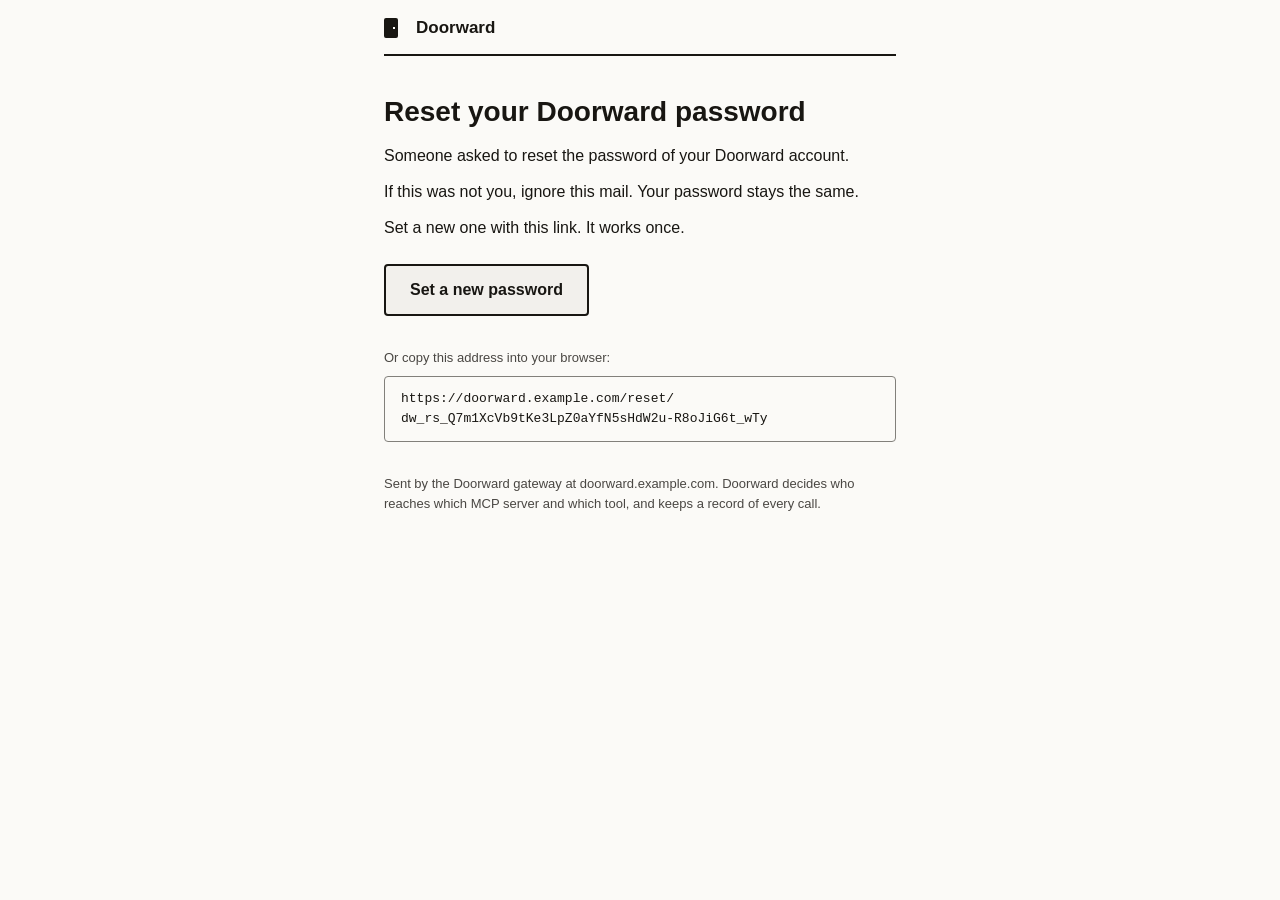
<file: src/mail/fixtures/reset.html>
<!DOCTYPE html>
<html lang="en">
<head>
<meta charset="utf-8">
<meta name="viewport" content="width=device-width, initial-scale=1">
<meta name="color-scheme" content="light dark">
<meta name="supported-color-schemes" content="light dark">
<title>Reset your Doorward password</title>
<style>
@media screen {
  .dw-link { color: inherit !important; }
}
@media (prefers-color-scheme: dark) {
  .dw-room { background-color: #181715 !important; }
  .dw-ink { color: #F0EEEB !important; }
  .dw-ink-2 { color: #BFBDBA !important; }
  .dw-box { border-color: #767471 !important; }
  .dw-button { color: #F0EEEB !important; background-color: #23211F !important; }
  .dw-button-deny { color: #FB817A !important; border-color: #FB817A !important; background-color: #36201E !important; }
}
</style>
</head>
<body class="dw-room" style="margin:0;padding:0;background-color:#FBFAF7;">
<table role="presentation" class="dw-room" width="100%" cellpadding="0" cellspacing="0" border="0" bgcolor="#FBFAF7" style="background-color:#FBFAF7;">
<tr>
<td align="center" style="padding:0;">
<!--[if mso]><table role="presentation" width="560" align="center" cellpadding="0" cellspacing="0" border="0"><tr><td><![endif]-->
<table role="presentation" width="100%" cellpadding="0" cellspacing="0" border="0" style="max-width:560px;">
<tr>
<td style="padding:18px 24px 0 24px;">
<table role="presentation" cellpadding="0" cellspacing="0" border="0">
<tr>
<td class="dw-ink" width="2" height="2" style="width:2px;height:2px;color:#181612;border-top:9px solid;border-right:3px solid;border-bottom:9px solid;border-left:9px solid;border-radius:2px;font-size:0;line-height:0;">&nbsp;</td>
<td class="dw-ink" style="padding:0 0 0 18px;font-family:-apple-system, BlinkMacSystemFont, 'Segoe UI', Roboto, 'Helvetica Neue', Arial, sans-serif;font-size:17px;line-height:20px;font-weight:700;color:#181612;">Doorward</td>
</tr>
</table>
</td>
</tr>
<tr>
<td style="padding:16px 24px 0 24px;">
<table role="presentation" width="100%" cellpadding="0" cellspacing="0" border="0">
<tr>
<td class="dw-ink" height="0" style="height:0;color:#181612;border-top:2px solid;font-size:0;line-height:0;">&nbsp;</td>
</tr>
</table>
</td>
</tr>
<tr>
<td style="padding:40px 24px 0 24px;">
<h1 class="dw-ink" style="margin:0;font-family:-apple-system, BlinkMacSystemFont, 'Segoe UI', Roboto, 'Helvetica Neue', Arial, sans-serif;font-size:28px;line-height:32px;font-weight:700;color:#181612;">Reset your Doorward&nbsp;password</h1>
</td>
</tr>
<tr>
<td class="dw-ink" style="padding:16px 24px 0 24px;font-family:-apple-system, BlinkMacSystemFont, 'Segoe UI', Roboto, 'Helvetica Neue', Arial, sans-serif;font-size:16px;line-height:24px;color:#181612;">Someone asked to reset the password of your Doorward&nbsp;account.</td>
</tr>
<tr>
<td class="dw-ink" style="padding:12px 24px 0 24px;font-family:-apple-system, BlinkMacSystemFont, 'Segoe UI', Roboto, 'Helvetica Neue', Arial, sans-serif;font-size:16px;line-height:24px;color:#181612;">If this was not you, ignore this mail. Your password stays the&nbsp;same.</td>
</tr>
<tr>
<td class="dw-ink" style="padding:12px 24px 0 24px;font-family:-apple-system, BlinkMacSystemFont, 'Segoe UI', Roboto, 'Helvetica Neue', Arial, sans-serif;font-size:16px;line-height:24px;color:#181612;">Set a new one with this link. It works&nbsp;once.</td>
</tr>
<tr>
<td style="padding:24px 24px 0 24px;">
<table role="presentation" cellpadding="0" cellspacing="0" border="0">
<tr>
<td class="dw-button" bgcolor="#F2F0EC" style="background-color:#F2F0EC;color:#181612;border:2px solid;border-radius:4px;mso-padding-alt:12px 24px;">
<a class="dw-link" href="https://doorward.example.com/reset/dw_rs_Q7m1XcVb9tKe3LpZ0aYfN5sHdW2u-R8oJiG6t_wTy" style="display:inline-block;padding:12px 24px;font-family:-apple-system, BlinkMacSystemFont, 'Segoe UI', Roboto, 'Helvetica Neue', Arial, sans-serif;font-size:16px;line-height:24px;font-weight:700;color:#181612;text-decoration:none;">Set a new password</a>
</td>
</tr>
</table>
</td>
</tr>
<tr>
<td class="dw-ink-2" style="padding:32px 24px 0 24px;font-family:-apple-system, BlinkMacSystemFont, 'Segoe UI', Roboto, 'Helvetica Neue', Arial, sans-serif;font-size:13px;line-height:20px;color:#4A4743;">Or copy this address into your&nbsp;browser:</td>
</tr>
<tr>
<td style="padding:8px 24px 0 24px;">
<table role="presentation" width="100%" cellpadding="0" cellspacing="0" border="0">
<tr>
<td class="dw-box dw-ink" style="padding:12px 16px;border:1px solid #82807B;border-radius:4px;font-family:ui-monospace, SFMono-Regular, Menlo, Consolas, 'Liberation Mono', monospace;font-size:13px;line-height:20px;color:#181612;word-wrap:break-word;overflow-wrap:anywhere;">
<a class="dw-link" href="https://doorward.example.com/reset/dw_rs_Q7m1XcVb9tKe3LpZ0aYfN5sHdW2u-R8oJiG6t_wTy" style="color:#181612;text-decoration:none;word-wrap:break-word;overflow-wrap:anywhere;"><span style="display:inline-block;max-width:100%;">https://doorward</span><wbr><span style="display:inline-block;max-width:100%;">.example.com/</span><wbr><span style="display:inline-block;max-width:100%;">reset/</span><wbr><span style="display:inline-block;max-width:100%;">dw_rs_Q7m1XcVb9tKe3LpZ0aYfN5sHdW2u-R8oJiG6t_wTy</span></a>
</td>
</tr>
</table>
</td>
</tr>
<tr>
<td class="dw-ink-2" style="padding:32px 24px 48px 24px;font-family:-apple-system, BlinkMacSystemFont, 'Segoe UI', Roboto, 'Helvetica Neue', Arial, sans-serif;font-size:13px;line-height:20px;color:#4A4743;word-wrap:break-word;overflow-wrap:anywhere;">Sent by the Doorward gateway at <span style="display:inline-block;max-width:100%;">doorward</span><wbr><span style="display:inline-block;max-width:100%;"><span>.example</span><span>.com</span>.</span> Doorward decides who reaches which MCP server and which tool, and keeps a record of every&nbsp;call.</td>
</tr>
</table>
<!--[if mso]></td></tr></table><![endif]-->
</td>
</tr>
</table>
</body>
</html>
</file>
<file: site.css>
/* Doorward public page. Direction: Street side. Tokens and recipes: DESIGN.md. */

/* ---------- Fonts (SIL OFL 1.1, files unmodified, licence texts in fonts/) ---------- */

@font-face {
  font-family: "Atkinson Hyperlegible Next";
  font-style: normal;
  font-weight: 200 800;
  font-display: swap;
  src: url("fonts/atkinson-hyperlegible-next-latin-wght-normal.woff2") format("woff2");
  unicode-range: U+0000-00FF, U+0131, U+0152-0153, U+02BB-02BC, U+02C6, U+02DA, U+02DC, U+0304, U+0308, U+0329, U+2000-206F, U+20AC, U+2122, U+2191, U+2193, U+2212, U+2215, U+FEFF, U+FFFD;
}

@font-face {
  font-family: "Atkinson Hyperlegible Next";
  font-style: normal;
  font-weight: 200 800;
  font-display: swap;
  src: url("fonts/atkinson-hyperlegible-next-latin-ext-wght-normal.woff2") format("woff2");
  unicode-range: U+0100-02BA, U+02BD-02C5, U+02C7-02CC, U+02CE-02D7, U+02DD-02FF, U+1D00-1DBF, U+1E00-1E9F, U+1EF2-1EFF, U+2020, U+20A0-20AB, U+20AD-20C0, U+2113, U+2C60-2C7F, U+A720-A7FF;
}

@font-face {
  font-family: "Atkinson Hyperlegible Mono";
  font-style: normal;
  font-weight: 200 800;
  font-display: swap;
  src: url("fonts/atkinson-hyperlegible-mono-latin-wght-normal.woff2") format("woff2");
  unicode-range: U+0000-00FF, U+0131, U+0152-0153, U+02BB-02BC, U+02C6, U+02DA, U+02DC, U+0304, U+0308, U+0329, U+2000-206F, U+20AC, U+2122, U+2191, U+2193, U+2212, U+2215, U+FEFF, U+FFFD;
}

@font-face {
  font-family: "Atkinson Hyperlegible Mono";
  font-style: normal;
  font-weight: 200 800;
  font-display: swap;
  src: url("fonts/atkinson-hyperlegible-mono-latin-ext-wght-normal.woff2") format("woff2");
  unicode-range: U+0100-02BA, U+02BD-02C5, U+02C7-02CC, U+02CE-02D7, U+02DD-02FF, U+1D00-1DBF, U+1E00-1E9F, U+1EF2-1EFF, U+2020, U+20A0-20AB, U+20AD-20C0, U+2113, U+2C60-2C7F, U+A720-A7FF;
}

/* ---------- Tokens ---------- */

:root {
  color-scheme: light dark;

  /* The door: one colour in both themes, the application's own. */
  --door: oklch(0.13 0.005 85);
  --on-door: oklch(0.96 0.004 85);
  --on-door-2: oklch(0.74 0.006 85);
  --door-line: oklch(1 0 0 / 0.12);
  --door-line-2: oklch(1 0 0 / 0.2);
  --door-well: oklch(1 0 0 / 0.07);
  /* Verdicts on the door use the application's dark values: the door is always dark. */
  --allow-on-door: oklch(0.78 0.15 150);
  --deny-on-door: oklch(0.74 0.15 25);
  --warn-on-door: oklch(0.82 0.13 80);

  --paper: oklch(0.985 0.004 85);
  --surface: oklch(1 0 0);
  --line: oklch(0.89 0.006 85);
  --line-strong: oklch(0.6 0.008 85);
  --ink: oklch(0.2 0.008 85);
  --ink-hover: oklch(0.32 0.008 85);
  --ink-2: oklch(0.4 0.008 85);
  --ink-3: oklch(0.5 0.008 85);

  --allow: oklch(0.5 0.13 150);
  --deny: oklch(0.5 0.19 27);
  --warn: oklch(0.52 0.12 70);

  --focus: var(--ink);

  --sans: "Atkinson Hyperlegible Next", ui-sans-serif, system-ui, sans-serif;
  --mono: "Atkinson Hyperlegible Mono", ui-monospace, "SFMono-Regular", Menlo, Consolas, monospace;

  --s1: 4px;
  --s2: 8px;
  --s3: 12px;
  --s4: 16px;
  --s5: 24px;
  --s6: 32px;
  --s7: 48px;
  --s8: 64px;
  --s9: 96px;
  --s10: 128px;

  --r1: 2px;
  --r2: 4px;

  --gutter: 20px;
  --col: 288px;
  --gap: 48px;
  --measure: 624px;
  --block: 656px;
  --prose: 560px;
  --control: 44px;
  --bar: 56px;
  --section: var(--s8);

  --tight: -1px;
  --tighter: -1px;

  --t-fast: 120ms;
  --t-press: 125ms;
  --t-mid: 200ms;
  --ease-out: cubic-bezier(0.2, 0.8, 0.2, 1);

  /* Under 1440 px a column is 269.5 px at most, so the page is 1270 px: a desktop capture without its rail. */
  /* The 9999 product is a switch: far below zero under 1439.5 px, far above 288 over it. */
  --col-max: min(var(--col), max(269.5px, (100% - 1439.5px) * 9999));
  --cols:
    minmax(var(--gap), 1fr)
    minmax(0, var(--col-max)) var(--gap) minmax(0, var(--col-max)) var(--gap)
    var(--gap) minmax(0, var(--col-max)) var(--gap) minmax(0, var(--col-max))
    minmax(var(--gap), 1fr);
}

@media (prefers-color-scheme: dark) {
  :root {
    --paper: oklch(0.205 0.005 85);
    --surface: oklch(0.165 0.005 85);
    --line: oklch(0.3 0.005 85);
    --line-strong: oklch(0.56 0.006 85);
    --ink: oklch(0.95 0.004 85);
    --ink-hover: oklch(0.84 0.004 85);
    --ink-2: oklch(0.8 0.005 85);
    --ink-3: oklch(0.68 0.006 85);
    --allow: oklch(0.78 0.15 150);
    --deny: oklch(0.74 0.15 25);
    --warn: oklch(0.82 0.13 80);
  }
}

@media (min-width: 900px) {
  :root {
    --gutter: 48px;
    --section: var(--s9);
  }
}

@media (min-width: 1200px) {
  :root {
    --bar: 64px;
    --section: var(--s10);
    --tighter: -2px;
  }
}

@media (min-width: 1200px) and (pointer: fine) {
  :root {
    --control: 40px;
  }
}

/* ---------- Base ---------- */

*,
*::before,
*::after {
  box-sizing: border-box;
}

html {
  -webkit-text-size-adjust: 100%;
  text-size-adjust: 100%;
  scroll-behavior: smooth;
}

body {
  margin: 0;
  background: var(--paper);
  color: var(--ink);
  font: 400 16px/26px var(--sans);
  font-synthesis: none;
  overflow-wrap: break-word;
}

h1,
h2,
h3,
p,
ol,
ul,
dl,
dd,
figure,
pre {
  margin: 0;
  padding: 0;
}

ol,
ul {
  list-style: none;
}

h1 {
  font: 700 36px/40px var(--sans);
  letter-spacing: var(--tight);
  text-wrap: balance;
}

h2 {
  font: 700 28px/32px var(--sans);
  letter-spacing: var(--tight);
  text-wrap: balance;
}

h3 {
  font: 650 20px/28px var(--sans);
}

p,
dd,
li {
  text-wrap: pretty;
}

strong {
  font-weight: 650;
}

code,
pre,
time {
  font-family: var(--mono);
}

/* line-height 1 so an identifier cannot stretch the line it sits in. */
code {
  font-size: 14px;
  line-height: 1;
}

/* An identifier in running text stays whole. An address may break at the wbr after its last slash. */
:not(pre) > code {
  white-space: nowrap;
}

/* Words a program prints may part at their space: no line before them is cut short to keep them together. */
:not(pre) > code.words {
  white-space: normal;
}

:not(pre) > code.addr {
  white-space: normal;
  word-break: normal;
  overflow-wrap: anywhere;
}

a {
  color: inherit;
  text-decoration: underline;
  text-decoration-thickness: 1px;
  text-underline-offset: 3px;
  text-decoration-color: var(--line-strong);
  transition: text-decoration-color var(--t-fast) var(--ease-out), color var(--t-fast) var(--ease-out);
}

a:hover {
  text-decoration-color: currentColor;
}

:focus-visible {
  outline: 2px solid var(--focus);
  outline-offset: 2px;
  border-radius: var(--r1);
}

img,
video {
  display: block;
  max-width: 100%;
  height: auto;
}

h2 {
  scroll-margin-top: var(--s7);
}

.vh {
  position: absolute;
  width: 1px;
  height: 1px;
  overflow: hidden;
  clip-path: inset(50%);
  white-space: nowrap;
}

.skip {
  position: absolute;
  top: var(--s2);
  left: var(--s2);
  z-index: 2;
  padding: var(--s2) var(--s4);
  background: var(--ink);
  color: var(--paper);
  border-radius: var(--r2);
  font: 600 14px/20px var(--sans);
  text-decoration: none;
  transform: translateY(-64px);
}

.skip:focus-visible {
  transform: none;
}

/* Whatever stands on the door reads the door's own colours. */
.bar,
.at-door,
.at-server,
.inside,
.foot {
  --focus: var(--on-door);
  --allow: var(--allow-on-door);
  --deny: var(--deny-on-door);
  --warn: var(--warn-on-door);
}

/* ---------- Marks: the application's verdict shapes ---------- */

.mark {
  position: relative;
  display: inline-block;
  flex: none;
  width: 12px;
  height: 12px;
  margin-inline-end: var(--s2);
  vertical-align: -1px;
}

.mark::before {
  content: "";
  position: absolute;
  inset: 0;
  margin: auto;
}

.mark[data-v="allow"]::before {
  width: 8px;
  height: 8px;
  border-radius: 50%;
  background: var(--allow);
}

.mark[data-v="deny"]::before {
  width: 10px;
  height: 4px;
  border-radius: 1px;
  background: var(--deny);
}

.mark[data-v="warn"]::before {
  width: 8px;
  height: 8px;
  border: 2px solid var(--warn);
  transform: rotate(45deg);
}

/* ---------- Brand ---------- */

.brand {
  display: inline-flex;
  align-items: center;
  font: 700 16px/24px var(--sans);
  color: inherit;
  text-decoration: none;
}

/* The drawing has 5 px of air each side of 14 px of ink: the ink starts on the page edge. */
.brand-mark {
  flex: none;
  margin-inline: -5px 7px;
  fill: currentColor;
}

/* ---------- Bar ---------- */

.bar {
  display: flex;
  align-items: center;
  justify-content: space-between;
  gap: var(--s5);
  min-height: var(--bar);
  padding-inline: var(--gutter);
  background: var(--door);
  color: var(--on-door);
}

.bar ul {
  display: flex;
  gap: var(--s2);
  margin-inline: calc(-1 * var(--s2));
}

.bar nav a {
  display: block;
  padding: var(--s3) var(--s2);
  font: 500 14px/20px var(--sans);
  color: var(--on-door-2);
  text-decoration: none;
}

.bar nav a:hover {
  color: var(--on-door);
}

.wide-only {
  display: none;
}

@media (min-width: 720px) {
  .wide-only {
    display: block;
  }

  h1 {
    font: 700 44px/48px var(--sans);
  }
}

/* ---------- Statement ---------- */

.statement {
  padding: var(--s7) var(--gutter) var(--s8);
}

.statement > * {
  max-width: var(--measure);
}

.lede {
  margin-top: var(--s5);
  font: 400 20px/28px var(--sans);
}

.problem {
  margin-top: var(--s4);
  color: var(--ink-2);
}

.actions {
  display: flex;
  flex-wrap: wrap;
  align-items: center;
  gap: var(--s3) var(--s5);
  margin-top: var(--s6);
}

.button {
  display: inline-flex;
  align-items: center;
  height: var(--control);
  padding-inline: var(--s5);
  border-radius: var(--r2);
  background: var(--ink);
  color: var(--paper);
  font: 600 16px/24px var(--sans);
  text-decoration: none;
  transition: background-color var(--t-fast) var(--ease-out), transform var(--t-press) var(--ease-out);
}

.button:hover {
  background: var(--ink-hover);
}

.button:active {
  transform: scale(0.97);
}

.actions a:not(.button) {
  padding-block: var(--s2);
}

.handle {
  display: none;
}

/* Under 480 px the bar already carries this link. */
.actions .also-in-bar {
  display: none;
}

@media (min-width: 480px) {
  .actions .also-in-bar {
    display: inline;
  }
}

.facts {
  display: flex;
  flex-wrap: wrap;
  gap: var(--s1) var(--s5);
  margin-top: var(--s5);
  padding-inline-start: 20px;
  font: 400 14px/20px var(--sans);
  color: var(--ink-2);
}

.facts .mark {
  margin-inline: -20px var(--s2);
}

/* ---------- The connection diagram, stacked (under 1200 px) ---------- */

.path > h2 {
  padding: 0 var(--gutter) var(--s6);
}

.path-heads {
  display: none;
}

.phase-head {
  padding: var(--s5) var(--gutter);
  border-top: 1px solid var(--ink);
}

.phase-head p {
  max-width: var(--measure);
  margin-top: var(--s1);
  font: 400 14px/20px var(--sans);
  color: var(--ink-2);
}

.cell {
  padding: var(--s5) var(--gutter);
}

.cell p {
  max-width: var(--measure);
  color: var(--ink-2);
}

.cell strong {
  color: var(--ink);
}

.cell .sample {
  margin-top: var(--s2);
  color: var(--ink);
}

.cell code {
  font-size: 13px;
}

.who {
  display: block;
  margin-bottom: var(--s1);
  font: 500 12px/16px var(--sans);
  color: var(--ink-3);
}

.at-client {
  border-top: 1px solid var(--line);
}

.at-door,
.at-server {
  background: var(--door);
  border-top: 1px solid var(--door-line);
}

.at-door p,
.at-server p,
.at-door .who,
.at-server .who {
  color: var(--on-door-2);
}

.at-door strong,
.at-server strong {
  color: var(--on-door);
}

.verdict,
.nb {
  white-space: nowrap;
}

/* Stacked, the server's bands stand 20 px in from the gateway's, behind a rule: another machine, not another step. */
@media (max-width: 1199.98px) {
  .at-server {
    position: relative;
    padding-inline-start: calc(var(--gutter) + 20px);
  }

  .at-server::before {
    content: "";
    position: absolute;
    inset-block: 0;
    left: var(--gutter);
    width: 1px;
    background: var(--door-line-2);
  }

  .table-only {
    display: none;
  }
}

/* A request, stacked: a short line down across the border between two bands. */
.wire {
  position: relative;
  z-index: 1;
  display: block;
  height: 0;
}

.wire::before {
  content: "";
  position: absolute;
  top: -12px;
  left: calc(var(--gutter) + 3px);
  width: 2px;
  height: 24px;
  background: linear-gradient(to bottom, var(--wire-from) 50%, var(--wire-to) 50%);
}

.wire::after {
  content: "";
  position: absolute;
  top: 3px;
  left: var(--gutter);
  width: 8px;
  height: 8px;
  border: solid var(--wire-to);
  border-width: 0 2px 2px 0;
  transform: rotate(45deg);
}

.wire[data-dir="in"] {
  --wire-from: var(--ink);
  --wire-to: var(--on-door);
}

.wire[data-dir="out"] {
  --wire-from: var(--on-door);
  --wire-to: var(--ink);
}

.wire[data-dir="up"] {
  --wire-from: var(--on-door);
  --wire-to: var(--on-door);
  margin-inline-start: 20px;
}

.wire[data-dir="stop"] {
  display: none;
}

@media (min-width: 640px) and (max-width: 1199.98px) {
  .cell {
    display: grid;
    grid-template-columns: 136px minmax(0, var(--measure));
    column-gap: var(--s5);
  }

  .cell p {
    grid-column: 2;
  }

  .who {
    grid-row: 1 / span 3;
    margin: 0;
    padding-top: 5px;
  }

  .wire::before {
    left: calc(var(--gutter) + 136px + var(--s5) + 3px);
  }

  .wire::after {
    left: calc(var(--gutter) + 136px + var(--s5));
  }
}

/* ---------- Sections with a title to the left of the axis ---------- */

.section {
  padding: var(--section) var(--gutter);
}

.section + .section {
  padding-top: 0;
}

.section-head p {
  max-width: 30em;
  margin-top: var(--s3);
  color: var(--ink-2);
}

/* 656 px: a 32 px gutter for the numbers and a 641 px box, which holds the longest command (600 px of text). */
.section-body {
  max-width: var(--block);
  margin-top: var(--s6);
}

/* ---------- What you get ---------- */

.gets > div {
  padding-block: var(--s4) 19px;
  border-top: 1px solid var(--line);
}

.gets > div:first-child {
  border-top-color: var(--ink);
}

.gets dt {
  font-weight: 650;
}

.gets dd {
  max-width: var(--prose);
  color: var(--ink-2);
}

@media (min-width: 720px) and (max-width: 1199.98px) {
  .section-body.gets {
    display: grid;
    grid-template-columns: 1fr 1fr;
    column-gap: var(--gap);
    max-width: none;
  }

  .gets > div:nth-child(2) {
    border-top-color: var(--ink);
  }
}

/* ---------- Behind the door: the product itself, the tutorial ---------- */

.inside {
  padding: var(--section) var(--gutter);
  background: var(--door);
  color: var(--on-door);
}

.inside a {
  text-decoration-color: var(--on-door-2);
}

.inside a:hover {
  text-decoration-color: currentColor;
}

.screens-note,
.tutorial-note {
  max-width: 30em;
  margin-top: var(--s3);
  color: var(--on-door-2);
}

.screen-pick {
  position: absolute;
  width: 1px;
  height: 1px;
  opacity: 0;
  pointer-events: none;
}

.screen-tabs {
  display: flex;
  flex-wrap: wrap;
  gap: 0 var(--s1);
  margin-top: var(--s5);
  margin-inline-start: -20px;
}

/* A tab's box holds its dot: 8 px, the 6 px dot, 6 px, the word, 8 px. Words are 32 px apart. */
.screen-tabs label {
  position: relative;
  display: block;
  padding: var(--s3) var(--s2) var(--s3) 20px;
  font: 500 14px/20px var(--sans);
  color: var(--on-door-2);
  white-space: nowrap;
  cursor: pointer;
  border-radius: var(--r1);
  transition: color var(--t-fast) var(--ease-out);
}

.screen-tabs label:hover {
  color: var(--on-door);
}

/* The mark of the screen that is open: the application's rail mark. */
.screen-tabs label::before {
  content: "";
  position: absolute;
  top: 19px;
  left: var(--s2);
  width: 6px;
  height: 6px;
  border-radius: 50%;
  background: transparent;
  transition: background-color var(--t-fast) var(--ease-out);
}

.screen-pick#screen-overview:checked ~ .screen-tabs label[for="screen-overview"],
.screen-pick#screen-servers:checked ~ .screen-tabs label[for="screen-servers"],
.screen-pick#screen-sign-in:checked ~ .screen-tabs label[for="screen-sign-in"] {
  color: var(--on-door);
}

.screen-pick#screen-overview:checked ~ .screen-tabs label[for="screen-overview"]::before,
.screen-pick#screen-servers:checked ~ .screen-tabs label[for="screen-servers"]::before,
.screen-pick#screen-sign-in:checked ~ .screen-tabs label[for="screen-sign-in"]::before {
  background: var(--on-door);
}

.screen-pick#screen-overview:focus-visible ~ .screen-tabs label[for="screen-overview"],
.screen-pick#screen-servers:focus-visible ~ .screen-tabs label[for="screen-servers"],
.screen-pick#screen-sign-in:focus-visible ~ .screen-tabs label[for="screen-sign-in"] {
  outline: 2px solid var(--focus);
  outline-offset: -2px;
  /* This ring is drawn inside its box, so the box's corner is 4 px larger: every ring on the page turns at 4 px. */
  border-radius: calc(var(--r1) + 4px);
}

.screen {
  display: none;
  margin-top: var(--s2);
}

.screen-pick#screen-overview:checked ~ .screen[data-screen="overview"],
.screen-pick#screen-servers:checked ~ .screen[data-screen="servers"],
.screen-pick#screen-sign-in:checked ~ .screen[data-screen="sign-in"] {
  display: block;
}

.screen figcaption {
  max-width: var(--measure);
  font: 400 14px/20px var(--sans);
  color: var(--on-door-2);
}

/* A capture is drawn at one CSS pixel for each of its own: its window crops it and nothing scales it. */
.shot {
  --cap-w: 390px;
  --shot-w: var(--cap-w);
  --from: 0px;
  --pull: 0px;
  margin-top: var(--s5);
}

.shot picture {
  position: relative;
  display: flex;
  align-items: flex-start;
  justify-content: flex-start;
  width: var(--shot-w);
  margin-inline-start: var(--pull);
  overflow: hidden;
  background: var(--door-well);
  box-shadow: 0 0 0 1px var(--door-line);
}

.shot img {
  flex: none;
  width: var(--cap-w);
  max-width: none;
  height: auto;
  margin-inline-start: calc(-1 * var(--from));
  font: 400 14px/20px var(--sans);
  color: var(--on-door-2);
}

/* When the file did not arrive, the alt text is drawn again with room around it and the browser's own copy is hidden. */
/* Safari draws nothing on a broken image, so it keeps the browser's own copy: the query is false only there. */
@supports not (font: -apple-system-body) {
  .shot img {
    color: transparent;
  }

  .shot img::after {
    content: attr(alt);
    position: absolute;
    z-index: 1;
    inset: 0;
    padding: var(--s4) var(--gutter);
    background: var(--door-well);
    color: var(--on-door-2);
  }
}

.shot.pair {
  display: grid;
  grid-template-columns: minmax(0, 1fr);
  gap: var(--s6);
}

.pane-name {
  margin-bottom: var(--s2);
  font: 500 12px/16px var(--sans);
  color: var(--on-door-2);
}

/* Where the screen is less than 40 px wider than the capture, the window is inset instead: it starts 12 px in, */
/* ends 12 px before the other edge or where the capture ends, and the capture's text stands on the page's text column. */
@media (max-width: 429.98px), (min-width: 744px) and (max-width: 767.98px) {
  .shot {
    /* 100cqi is the section without its two gutters. */
    --shot-w: min(100cqi + 2 * (var(--gutter) - var(--s3)), var(--cap-w) - var(--s3));
    --from: var(--s3);
    --pull: calc(var(--s3) - var(--gutter));
  }
}

/* 406 to 429 px: the window runs from margin to margin and the 390 px capture is cut alike on both sides, */
/* (430 - screen) / 2 px, which leaves 8 px or more of its own paper beside its text. At odd widths the left is 1 px less. */
@media (min-width: 406px) and (max-width: 429.98px) {
  .shot {
    --shot-w: 100cqi;
    --from: calc((var(--cap-w) - 100cqi) / 2);
    --pull: 0px;
  }

  @supports (width: round(down, 1px, 1px)) {
    .shot {
      --from: round(down, (var(--cap-w) - 100cqi) / 2, 1px);
    }
  }
}

/* The file in use: 360 px under 390, 390 px to 743, 728 px to 1199. The picture's sources switch at the same widths. */
@media (max-width: 389.98px) {
  .shot {
    --cap-w: 360px;
  }
}

@media (min-width: 744px) {
  .shot {
    --cap-w: 728px;
  }
}

/* 1024 to 1199 px: the picker and the caption stand in a column right of the 728 px window, from 48 px after it to */
/* the right margin, under a 1 px rule level with the window's top. The section keeps the page's right edge.         */
@media (min-width: 1024px) and (max-width: 1199.98px) {
  .screens {
    display: grid;
    grid-template-columns: 728px var(--gap) minmax(0, 1fr);
    grid-template-rows: auto auto auto auto 1fr;
  }

  .screens > h2 {
    grid-column: 1 / -1;
    grid-row: 1;
  }

  .screens-note {
    grid-column: 1 / -1;
    grid-row: 2;
  }

  /* 47 px: the 24 px over a window's name, the name and its 8 px, less the 1 px of the window's ring. */
  .screen-tabs {
    grid-column: 3;
    grid-row: 3;
    position: relative;
    z-index: 1;
    flex-direction: column;
    flex-wrap: nowrap;
    align-items: flex-start;
    gap: 0;
    margin-top: calc(var(--s7) - 1px);
    padding-top: var(--s1);
  }

  .screen-tabs::before {
    content: "";
    position: absolute;
    top: 0;
    left: 20px;
    right: 0;
    height: 1px;
    background: var(--door-line);
  }

  .screen-pick#screen-overview:checked ~ .screen[data-screen="overview"],
  .screen-pick#screen-servers:checked ~ .screen[data-screen="servers"],
  .screen-pick#screen-sign-in:checked ~ .screen[data-screen="sign-in"] {
    display: grid;
    grid-column: 1 / -1;
    grid-row: 3 / span 3;
    grid-template-columns: subgrid;
    grid-template-rows: subgrid;
    margin-top: 0;
  }

  /* 32 px under the list, more than the 24 px between two of its words: the caption is not a fourth choice. */
  .screen figcaption {
    grid-column: 3;
    grid-row: 2;
    margin-top: var(--s6);
  }

  .shot,
  .shot.pair {
    grid-column: 1;
    grid-row: 1 / span 3;
  }
}

/* 1200 px and up: desktop captures (232 px rail, 48 px, a 1112 px column, then paper to 1502), cut at the rail's edge. */
/* Up to 1270 the window is the screen, so the capture's column stands on the page's own. */
@media (min-width: 1200px) {
  .shot:not(.pair) {
    --cap-w: 1502px;
    --shot-w: min(100cqi, 1270px);
    --from: 232px;
    --pull: calc(-1 * var(--gap));
  }

  /* Sign-in and consent side by side: a window on the right of the 906 px sign-in crop, the consent page whole. */
  .shot.pair {
    display: flex;
    gap: var(--gap);
    align-items: flex-start;
    --cap-w: 390px;
  }

  .pane-name {
    display: none;
  }

  .pair-wide {
    --cap-w: 906px;
    --shot-w: 100%;
    flex: 1 1 0;
    min-width: 0;
    max-width: 906px;
  }

  .pair-wide picture {
    justify-content: flex-end;
  }

  .pair-phone {
    flex: none;
    width: 390px;
  }
}

/* 1271 to 1439 px: a frame on the page margins, cut alike on both sides up to 1303 px, at the rail edge from 1304. */
@container (min-width: 1271px) {
  .shot:not(.pair) {
    --shot-w: min(100cqi - 2 * var(--gap), 1270px);
    --from: 248px;
    --pull: 0px;
  }

  @supports (width: round(up, 1px, 1px)) {
    .shot:not(.pair) {
      --from: max(232px, round(up, 280px - (var(--shot-w) - 1112px) / 2, 1px));
    }
  }
}

@container (min-width: 1304px) {
  .shot:not(.pair) {
    --from: 232px;
  }
}

/* 1440 and up: the page with its rail, 1440 px of it, 48 px past the columns on each side. */
@container (min-width: 1440px) {
  .shot:not(.pair) {
    --shot-w: 1440px;
    --from: 0px;
    --pull: calc(-1 * var(--gap));
  }
}

.tutorial {
  margin-top: var(--section);
}

video {
  width: 100%;
  margin-top: var(--s6);
  aspect-ratio: 16 / 9;
  border-radius: var(--r2);
  background: var(--door);
  box-shadow: 0 0 0 1px var(--door-line);
}

@supports (height: round(down, 1px, 1px)) {
  @media (max-width: 1199.98px) {
    video {
      height: round(down, calc((100vw - 2 * var(--gutter)) * 9 / 16), 1px);
      aspect-ratio: auto;
    }
  }
}

.parts {
  margin-top: var(--s6);
}

.parts h3 {
  font: 600 14px/20px var(--sans);
}

.parts ol {
  margin-top: var(--s2);
  border-top: 1px solid var(--door-line);
}

.parts li {
  border-bottom: 1px solid var(--door-line);
}

/* The link is 8 px wider than its row on each side, so its focus ring stands 10 px from the time. */
.parts li a {
  display: grid;
  grid-template-columns: auto 1fr;
  align-content: center;
  align-items: baseline;
  min-height: var(--control);
  padding-block: var(--s2);
  margin-inline: calc(-1 * var(--s2));
  padding-inline: var(--s2);
  font: 400 14px/20px var(--sans);
  color: var(--on-door);
  text-decoration: none;
}

.parts li a:hover {
  background: var(--door-well);
}

/* The times end on one edge: the box is five characters wide, the longest time, and 12 px before the name. */
.parts time {
  inline-size: 5ch;
  margin-inline-end: var(--s3);
  text-align: end;
  font-size: 13px;
  font-variant-numeric: tabular-nums;
  color: var(--on-door-2);
}

/* The note's lines are made alike, so it never ends on "of 49 MB." alone: it did from 427 to 543 px and beside the player. */
.parts p {
  margin-top: var(--s3);
  font: 400 14px/20px var(--sans);
  color: var(--on-door-2);
  text-wrap: balance;
}

/* The link is never cut in two underlined pieces. */
.parts p a {
  white-space: nowrap;
}

/* 600 to 1199 px: two columns, read down the first and then the second, six rows and five. Each column starts */
/* under a rule of its own, as each of its rows ends on one, so the gap between the columns stays clear. */
/* At 600 px a column is 256 px and the longest row needs 243. */
@media (min-width: 600px) and (max-width: 1199.98px) {
  .parts ol {
    display: grid;
    grid-auto-flow: column;
    grid-template-columns: 1fr 1fr;
    grid-template-rows: repeat(6, auto);
    column-gap: var(--gap);
    border-top: 0;
  }

  .parts li:nth-child(6n + 1) {
    border-top: 1px solid var(--door-line);
  }
}

/* ---------- Quick start ---------- */

.run {
  counter-reset: step;
}

.run > li {
  position: relative;
  padding-block: var(--s5) var(--s6);
  border-top: 1px solid var(--line);
  counter-increment: step;
}

.run > li:first-child {
  border-top-color: var(--ink);
}

.run h3::before {
  content: counter(step);
  display: inline-block;
  width: var(--s6);
  font: 400 13px/20px var(--mono);
  color: var(--ink-3);
}

.run p,
.variant p {
  max-width: var(--prose);
  margin-top: var(--s2);
  color: var(--ink-2);
}

.run p code,
.variant p code,
.status code,
.cautions code,
.gets code {
  color: var(--ink);
}

.code {
  margin-top: var(--s4);
  padding: var(--s4);
  border: 1px solid var(--line);
  border-radius: var(--r2);
  background: var(--surface);
  color: var(--ink);
  font: 400 13px/20px var(--mono);
  tab-size: 4;
  white-space: pre-wrap;
  overflow-wrap: anywhere;
}

/* Under 480 px a block is a band from edge to edge with its text on the column. */
@media (max-width: 479.98px) {
  .code {
    margin-inline: calc(-1 * var(--gutter));
    padding-inline: var(--gutter);
    border-inline: 0;
    border-radius: 0;
  }
}

/* Under 390 px every block is 12 px and its face advances 7.58 px in every browser: 42 characters are 319 px. */
@media (max-width: 389.98px) {
  .code {
    font-size: 12px;
    text-rendering: geometricPrecision;
  }

  .code.conf {
    padding-inline-end: 0;
  }
}

/* One click selects the whole command: the page has no script to copy it. */
.code code {
  font: inherit;
  -webkit-user-select: all;
  user-select: all;
}

.code.sh {
  white-space: normal;
}

/* A long command wraps on the screen only: its later lines hang 2ch, by padding, and the text holds no break. */
.code.sh code {
  display: block;
  padding-inline-start: 2ch;
  text-indent: -2ch;
  white-space: pre-wrap;
  overflow-wrap: anywhere;
}

/* A word of a command is one piece and moves to the next line whole. Only a word longer than a line breaks. */
.tok {
  display: inline-block;
  max-width: 100%;
  text-indent: 0;
  vertical-align: top;
}

.code.sh code + code {
  margin-top: var(--s1);
}

.named {
  margin-top: var(--s4);
}

/* 480 to 1023 px: the numbers hang in a 32 px gutter and a box hangs 17 px, so titles, prose and code text share one edge. */
@media (min-width: 480px) and (max-width: 1023.98px) {
  .run > li,
  .variant {
    padding-inline-start: var(--s6);
  }

  .run h3::before {
    margin-inline-start: calc(-1 * var(--s6));
  }
}

@media (min-width: 480px) and (max-width: 1199.98px) {
  .section-body .code {
    margin-inline-start: calc(-1 * var(--s4) - 1px);
  }
}

/* 1024 to 1199 px: Quick start and Status in the two columns they have from 1200 px. The title on the left margin, */
/* 96 px, and the 624 px text column on the right margin, so it ends where the bands, the video and the footer end. */
@media (min-width: 1024px) and (max-width: 1199.98px) {
  .section:not(:has(.gets)) {
    display: grid;
    grid-template-columns: minmax(0, 1fr) calc(2 * var(--gap)) var(--measure);
  }

  .section:not(:has(.gets)) .section-head {
    grid-column: 1;
    align-self: start;
    position: sticky;
    top: var(--s6);
  }

  .section:not(:has(.gets)) .section-body {
    grid-column: 3;
    max-width: none;
    margin-top: 0;
  }

  .run h3::before {
    width: var(--gap);
    margin-inline-start: calc(-1 * var(--gap));
  }

  .status > div {
    grid-template-columns: 160px minmax(0, 1fr);
  }
}

.named figcaption {
  font: 500 12px/16px var(--sans);
  color: var(--ink-3);
}

.named .code {
  margin-top: var(--s1);
}

.code + p,
.named + p {
  margin-top: var(--s4);
}

.variant {
  padding-top: var(--s5);
  border-top: 1px solid var(--ink);
}

/* ---------- Status ---------- */

.status > div {
  padding-block: var(--s4) 19px;
  border-top: 1px solid var(--line);
}

.status > div:first-child {
  border-top-color: var(--ink);
}

.status dt {
  font: 600 14px/20px var(--sans);
}

.status dd {
  margin-top: var(--s1);
  padding-inline-start: 20px;
  color: var(--ink-2);
}

.cautions-title {
  margin-top: var(--s7);
}

.cautions {
  margin-top: var(--s4);
  border-bottom: 1px solid var(--line);
}

.cautions li {
  padding: var(--s4) calc(100% - min(100%, var(--prose))) 19px 0;
  border-top: 1px solid var(--line);
  color: var(--ink-2);
}

.cautions li:first-child {
  border-top-color: var(--ink);
}

/* ---------- Links: the door, closed ---------- */

.foot {
  padding: var(--s8) var(--gutter) var(--s6);
  background: var(--door);
  color: var(--on-door-2);
  font: 400 14px/20px var(--sans);
}

.foot a {
  color: var(--on-door);
  text-decoration-color: var(--on-door-2);
}

.foot a:hover {
  text-decoration-color: currentColor;
}

.foot-groups {
  display: grid;
  gap: var(--s6);
}

.foot h3 {
  font: 600 14px/20px var(--sans);
  color: var(--on-door);
}

/* The row is 44 px tall; a link's padding widens its target without moving the lines of a wrapped sentence. */
.foot li {
  max-width: 34em;
  padding-block: var(--s3);
}

.foot li a {
  margin-inline: -6px;
  padding: var(--s3) 6px;
}

.foot-end {
  display: flex;
  flex-wrap: wrap;
  align-items: center;
  justify-content: space-between;
  gap: var(--s3) var(--s5);
  margin-top: var(--s8);
  padding-top: var(--s5);
  border-top: 1px solid var(--door-line);
}

.foot .brand {
  color: var(--on-door);
}

@media (min-width: 640px) {
  .foot-groups {
    grid-template-columns: 1fr 1fr;
    gap: var(--s7) var(--gap);
  }

  .status > div {
    display: grid;
    grid-template-columns: 184px minmax(0, 1fr);
    column-gap: var(--s5);
  }

  .status dt {
    padding-top: 3px;
  }

  .status dd {
    margin: 0;
    padding: 0;
  }

}

/* ---------- Two materials: 1200 px and up ---------- */

@media (min-width: 1200px) {
  h1 {
    font: 700 56px/60px var(--sans);
    letter-spacing: var(--tighter);
  }

  h2 {
    font: 700 32px/36px var(--sans);
  }

  /* One edge for both: paper to the left of the middle, door to the right. */
  .bar,
  .threshold {
    display: grid;
    grid-template-columns: var(--cols);
    background: linear-gradient(to right, transparent 50%, var(--door) 50%);
  }

  .bar {
    gap: 0;
    padding: 0;
    color: var(--ink);
    --focus: var(--ink);
  }

  .bar .brand {
    grid-column: 2 / 5;
    justify-self: start;
  }

  .bar nav {
    grid-column: 7 / 10;
    background: var(--door);
    --focus: var(--on-door);
  }

  .threshold {
    position: relative;
  }

  /* The handle: a 12 px disc in a 1 px ring, 32 px inside the door, level with the button. */
  .handle {
    display: block;
    position: absolute;
    left: calc(50% + 24px);
    width: 28px;
    height: 28px;
    border: 1px solid var(--door-line);
    border-radius: 50%;
  }

  .handle::after {
    content: "";
    position: absolute;
    inset: 0;
    width: 12px;
    height: 12px;
    margin: auto;
    border-radius: 50%;
    background: var(--on-door);
  }

  .statement {
    grid-column: 2 / 5;
    padding: var(--s7) 0 var(--s8);
  }

  .path {
    grid-column: 1 / -1;
    display: grid;
    grid-template-columns: subgrid;
    padding-bottom: var(--s10);
  }

  .path > h2 {
    grid-column: 2 / 5;
    padding: 0 0 var(--s7);
  }

  .path-heads {
    grid-column: 2 / 10;
    display: grid;
    grid-template-columns: subgrid;
    padding-bottom: var(--s2);
    font: 500 12px/16px var(--sans);
    color: var(--ink-3);
  }

  .path-heads span:nth-child(1) {
    grid-column: 3;
  }

  .path-heads span:nth-child(2) {
    grid-column: 6;
  }

  .path-heads span:nth-child(3) {
    grid-column: 8;
  }

  .path-heads span:nth-child(n + 2) {
    background: var(--door);
    color: var(--on-door-2);
  }

  .phase {
    grid-column: 2 / 10;
    display: grid;
    grid-template-columns: subgrid;
    position: relative;
  }

  .phase + .phase {
    margin-top: var(--s7);
  }

  .phase::before,
  .phase::after,
  .step + .step::before,
  .step + .step::after {
    content: "";
    position: absolute;
    top: 0;
    height: 1px;
  }

  /* The rule over a phase: ink on the paper, paper on the ink. */
  .phase::before {
    left: 0;
    width: 50%;
    background: var(--ink);
  }

  .phase::after {
    left: 50%;
    width: 50%;
    background: var(--on-door);
  }

  .phase-head {
    grid-column: 1;
    grid-row: 1;
    padding: var(--s4) 0 0;
    border: 0;
  }

  .steps {
    grid-column: 3 / 9;
    grid-row: 1;
    display: grid;
    grid-template-columns: subgrid;
    position: relative;
  }

  /* The line between the gateway and the server: only the gateway crosses it. */
  .steps::after {
    content: "";
    position: absolute;
    top: 0;
    bottom: 0;
    left: calc((100% - 3 * var(--gap)) / 3 * 2 + 2.5 * var(--gap));
    width: 1px;
    background: var(--door-line);
  }

  .step {
    grid-column: 1 / -1;
    display: grid;
    grid-template-columns: subgrid;
    position: relative;
  }

  .step + .step::before {
    left: 0;
    width: calc(100% / 3);
    background: var(--line);
  }

  .step + .step::after {
    left: calc(100% / 3);
    right: 0;
    background: var(--door-line);
  }

  .cell {
    grid-row: 1;
    padding: var(--s4) 0 var(--s5);
    border: 0;
    font: 400 14px/20px var(--sans);
  }

  .at-client {
    grid-column: 1;
  }

  .at-door {
    grid-column: 4;
  }

  .at-server {
    grid-column: 6;
  }

  .who {
    position: absolute;
    width: 1px;
    height: 1px;
    overflow: hidden;
    clip-path: inset(50%);
    white-space: nowrap;
  }

  /* The sample address stays whole, and is measured without hinting so every browser gives it one width. */
  .cell .sample code {
    white-space: nowrap;
    text-rendering: geometricPrecision;
  }

  /* A wbr still breaks inside nowrap text in Chromium, so it is taken out. */
  .cell .sample wbr {
    display: none;
  }

  /* A request: a 2 px line through the gutter, ink on the paper and paper on the ink. */
  .wire {
    grid-row: 1;
    align-self: start;
    height: 2px;
    margin-top: 25px;
    background: linear-gradient(to right, var(--wire-from) 50%, var(--wire-to) 50%);
  }

  .wire::before {
    content: none;
  }

  .wire::after {
    top: -3px;
    left: auto;
    right: 0;
    border-width: 2px 2px 0 0;
  }

  .wire[data-dir="in"],
  .wire[data-dir="out"] {
    grid-column: 2 / span 2;
    margin-inline: var(--s3);
  }

  .wire[data-dir="out"] {
    --wire-from: var(--ink);
    --wire-to: var(--on-door);
  }

  .wire[data-dir="out"]::after {
    right: auto;
    left: 0;
    border-color: var(--ink);
    transform: rotate(-135deg);
  }

  .wire[data-dir="up"],
  .wire[data-dir="stop"] {
    grid-column: 5;
    margin-inline: var(--s2);
  }

  /* The denied request ends on the line it may not cross. */
  .wire[data-dir="stop"] {
    display: block;
    margin-inline-end: var(--s5);
    background: var(--on-door-2);
  }

  .wire[data-dir="stop"]::after {
    top: -6px;
    right: -2px;
    width: 4px;
    height: 14px;
    border: 0;
    border-radius: 1px;
    background: var(--deny-on-door);
    transform: none;
  }

  .section,
  .inside,
  .foot {
    display: grid;
    grid-template-columns: var(--cols);
    padding-inline: 0;
  }

  /* Quick start and Status: the 624 px text column ends on the right margin, so the longest command is whole. */
  .section:not(:has(.gets)) {
    grid-template-columns:
      minmax(var(--gap), 1fr)
      minmax(0, calc(var(--measure) - 4 * (var(--col) - var(--col-max)))) calc(2 * var(--gap)) var(--measure)
      minmax(var(--gap), 1fr);
  }

  .section-head {
    grid-column: 2;
    align-self: start;
    position: sticky;
    top: var(--s6);
  }

  .section-body {
    grid-column: 4;
    max-width: none;
    margin-top: 0;
  }

  /* A block hangs 17 px into the gutter: its text stands on the column, and the longest command has 607 px. */
  .section-body .code {
    margin-inline-start: calc(-1 * var(--s4) - 1px);
  }

  /* The eight capabilities take the diagram's four columns, four and four; the title has a row of its own. */
  .section-body.gets {
    grid-column: 2 / 10;
    grid-row: 2;
    display: grid;
    grid-template-columns: subgrid;
    row-gap: var(--s7);
    margin-top: var(--s7);
  }

  .section:has(.gets) .section-head {
    grid-column: 2 / 10;
    grid-row: 1;
    position: static;
    display: grid;
    grid-template-columns: subgrid;
    align-items: baseline;
  }

  .section:has(.gets) .section-head h2 {
    grid-column: 1 / 4;
  }

  .section:has(.gets) .section-head p {
    grid-column: 6 / 9;
    margin: 0;
  }

  .gets > div,
  .gets > div:first-child {
    padding-block: var(--s3) 0;
    border-top-color: var(--ink);
    font: 400 14px/20px var(--sans);
  }

  .gets dt {
    font: 650 16px/24px var(--sans);
    margin-bottom: var(--s1);
  }

  .gets code {
    font-size: 13px;
  }

  .gets > div:nth-child(4n + 1) {
    grid-column: 1;
  }

  .gets > div:nth-child(4n + 2) {
    grid-column: 3;
  }

  .gets > div:nth-child(4n + 3) {
    grid-column: 6;
  }

  .gets > div:nth-child(4n + 4) {
    grid-column: 8;
  }

  /* The numbers of the quick start stand on the axis itself. */
  .run h3::before {
    width: var(--gap);
    margin-inline-start: calc(-1 * var(--gap));
  }

  .status > div {
    grid-template-columns: 160px minmax(0, 1fr);
  }

  .screens,
  .tutorial {
    grid-column: 2 / 10;
    display: grid;
    grid-template-columns: subgrid;
  }

  /* Rows: the title, "Open it at a part", the list, its note. The player spans the two in the middle. */
  .tutorial {
    grid-template-rows: auto auto 1fr auto;
  }

  .screens > h2,
  .tutorial > h2 {
    grid-column: 1 / 4;
    grid-row: 1;
    align-self: baseline;
  }

  .screens-note {
    grid-column: 1 / 4;
    grid-row: 2;
  }

  .screen-tabs {
    grid-column: 6 / 9;
    grid-row: 1;
    align-self: baseline;
    margin: 0 0 0 -20px;
  }

  .screen {
    grid-column: 1 / -1;
    grid-row: 2 / span 2;
    margin: 0;
  }

  .screen-pick#screen-overview:checked ~ .screen[data-screen="overview"],
  .screen-pick#screen-servers:checked ~ .screen[data-screen="servers"],
  .screen-pick#screen-sign-in:checked ~ .screen[data-screen="sign-in"] {
    display: grid;
    grid-template-columns: subgrid;
    grid-template-rows: subgrid;
  }

  .screen figcaption {
    grid-column: 6 / 9;
    margin-top: var(--s3);
    min-height: 80px;
  }

  /* --page is the page column and --edge the margin beside it, which is half a pixel off at odd widths. */
  /* A capture must stand on whole pixels, so its block is moved left by that half. */
  .shot,
  .shot.pair {
    --page: min(100cqi - 2 * var(--gap), min(1344px, max(1270px, (100cqi - 1439.5px) * 9999)));
    --edge: calc((100cqi - var(--page)) / 2);
    --snap: 0px;
    grid-column: 1 / -1;
    margin: var(--s7) calc(-1 * var(--snap)) 0 var(--snap);
  }

  @supports (width: round(down, 1px, 1px)) {
    .shot,
    .shot.pair {
      --snap: calc(round(down, var(--edge), 1px) - var(--edge));
    }
  }

  .stacked-only {
    display: none;
  }

  .tutorial-note {
    grid-column: 6 / 9;
    grid-row: 1;
    align-self: baseline;
    margin: 0;
  }

  .tutorial video {
    grid-column: 1 / 7;
    grid-row: 2 / span 2;
    margin-top: var(--s7);
  }

  .parts {
    display: contents;
  }

  .parts h3 {
    grid-column: 8;
    grid-row: 2;
    margin-top: var(--s7);
  }

  /* The list ends on the player's bottom edge: its rows share the height left, 36 px each at least. */
  .parts ol {
    grid-column: 8;
    grid-row: 3;
    display: flex;
    flex-direction: column;
  }

  .parts li {
    flex: 1 0 auto;
    display: grid;
  }

  /* A name of two lines, which a column under 243 px gives the longest, makes a row of 48 px. */
  .parts li a {
    min-height: 36px;
    padding-block: var(--s1);
  }

  /* On a touch screen this wide a row is 44 px at least, and the list may end under the player. */
  @media (pointer: coarse) {
    .parts li a {
      min-height: 44px;
    }
  }

  .parts p {
    grid-column: 8;
    grid-row: 4;
  }

  /* 1200 to 1279 px: the column is 228 to 248 px, and the longest name needs 243 at 14 px. At 13 px, */
  /* 8 px after the time, it is 171 px in 180: every name on one line, with 5 px to spare where 14 px returns. */
  @media (max-width: 1279.98px) {
    .parts li a {
      font-size: 13px;
    }

    .parts time {
      margin-inline-end: var(--s2);
    }

    /* The note is never larger than the names it stands under. */
    .parts p {
      font-size: 13px;
    }
  }

  .foot {
    padding-block: var(--s9) var(--s7);
  }

  .foot li {
    margin-top: var(--s1);
  }

  /* 8 px over and under the words, so the ring stands clear of them at the offset every other ring has. */
  .foot li a {
    padding-block: var(--s2);
  }

  .foot-groups {
    grid-column: 2 / 10;
    grid-template-columns: subgrid;
    gap: 0;
  }

  .foot-groups nav:nth-child(1) {
    grid-column: 1;
  }

  .foot-groups nav:nth-child(2) {
    grid-column: 3;
  }

  .foot-groups nav:nth-child(3) {
    grid-column: 6;
  }

  .foot-groups nav:nth-child(4) {
    grid-column: 8;
  }

  .foot-end {
    grid-column: 2 / 10;
    margin-top: var(--s9);
  }
}

/* The capture windows are sized by this section's own width (cqi), which a classic scrollbar narrows. */
.inside {
  container-type: inline-size;
  overflow-x: clip;
}

/* 1200 to 1439 px: the note under "Quick start" and "Status" is 400 px at most, clear of the step numbers. */
@media (min-width: 1200px) and (max-width: 1439.98px) {
  .section:not(:has(.gets)) .section-head p {
    max-width: 400px;
  }
}

/* Under 1440 px of page the sample address is 12 px: 258 px, which a column holds from 1320 px. The page is measured, */
/* not the screen: a 1440 px screen with a classic scrollbar has 1425 px of page and 269.5 px columns. */
@media (min-width: 1200px) {
  .threshold {
    container-type: inline-size;
  }

  .cell .sample code {
    font-size: clamp(12px, (100cqi - 1439.5px) * 9999, 13px);
  }
}

/* 1200 to 1319 px: its cell is 32 px wider, so prose and address end on one edge, 16 px before the door. */
/* A float one line tall keeps the first line out of the request line's way. */
@media (min-width: 1200px) and (max-width: 1319.98px) {
  .cell:has(.sample) {
    margin-inline-end: calc(-1 * var(--s6));
  }

  .cell:has(.sample)::before {
    content: "";
    float: right;
    width: var(--s6);
    height: 20px;
  }
}

/* ---------- A short window: the first step of the diagram stays above the fold ---------- */

@media (min-width: 1200px) and (max-height: 820px) {
  .statement {
    padding: var(--s5) 0 var(--s7);
  }

  .path > h2 {
    padding-bottom: var(--s5);
  }
}

/* The same under 1200 px, where the diagram is in bands: 96 px shorter. The 48 px over the h1 and over the diagram's */
/* title are kept at any height; only the gaps between the lines of the statement and inside the bands are smaller. */
@media (min-width: 720px) and (max-width: 1199.98px) and (max-height: 820px) {
  .statement {
    padding-bottom: var(--s7);
  }

  .lede,
  .facts {
    margin-top: var(--s4);
  }

  .actions {
    margin-top: var(--s5);
  }

  .path > h2 {
    padding-bottom: var(--s4);
  }

  .phase-head {
    padding-block: var(--s3);
  }

  .cell {
    padding-block: var(--s4);
  }
}

/* ---------- Motion ---------- */

/* The one move: a request draws itself in its own direction as its step comes into view. */
@supports (animation-timeline: view()) {
  @media (min-width: 1200px) and (prefers-reduced-motion: no-preference) {
    .wire {
      animation: wire-in linear both;
      animation-timeline: view();
      animation-range: cover 8% cover 28%;
    }

    .wire[data-dir="out"] {
      animation-name: wire-out;
    }

    @keyframes wire-in {
      from {
        clip-path: inset(-8px 100% -8px -8px);
      }

      to {
        clip-path: inset(-8px);
      }
    }

    @keyframes wire-out {
      from {
        clip-path: inset(-8px -8px -8px 100%);
      }

      to {
        clip-path: inset(-8px);
      }
    }
  }
}

@media (prefers-reduced-motion: no-preference) {
  .screen {
    transition: opacity var(--t-mid) var(--ease-out);

    @starting-style {
      opacity: 0;
    }
  }
}

@media (prefers-reduced-motion: reduce) {
  html {
    scroll-behavior: auto;
  }

  *,
  *::before,
  *::after {
    transition-duration: 0s !important;
    animation: none !important;
  }
}

@media (forced-colors: active) {
  .mark::before,
  .handle::after {
    forced-color-adjust: none;
  }
}
</file>
